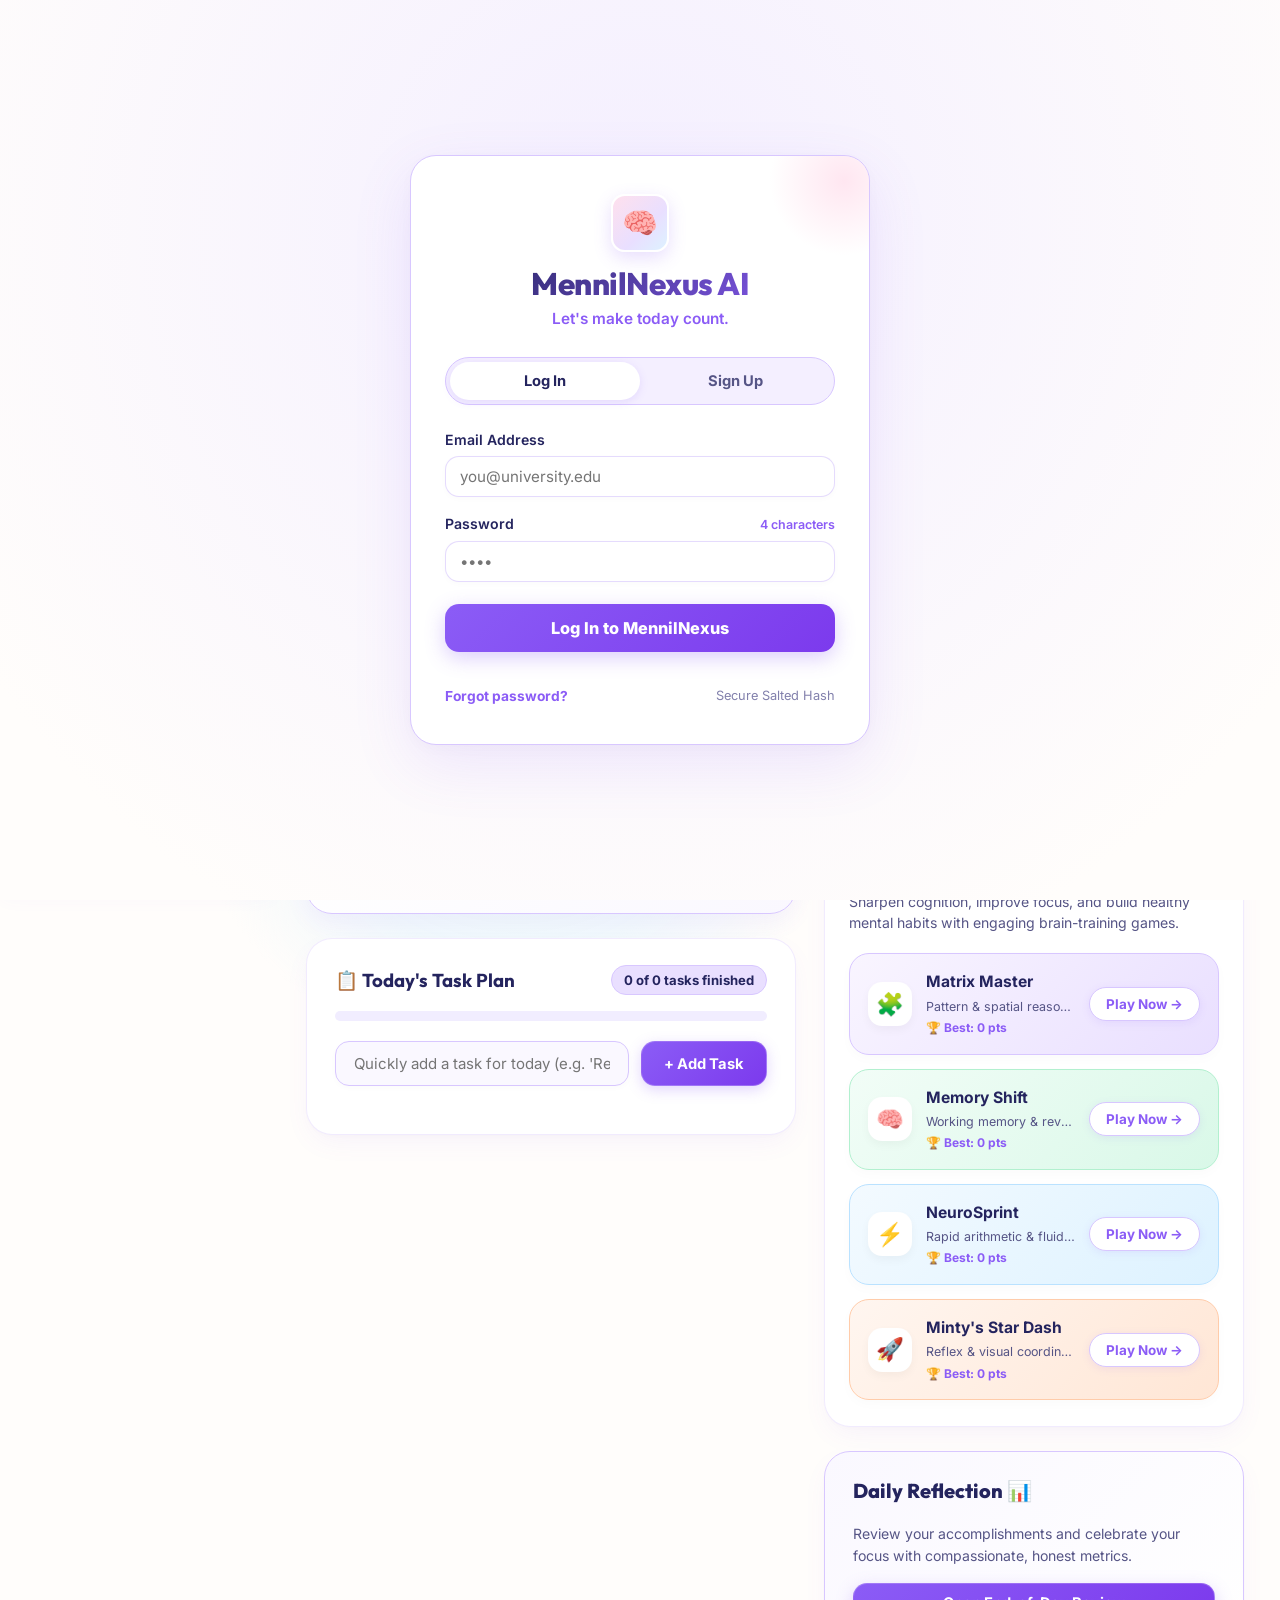
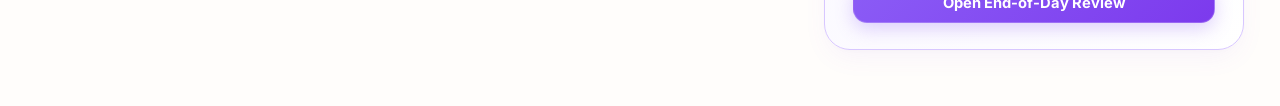
<file: static/index.html>
<!DOCTYPE html>
<html lang="en">
<head>
  <meta charset="UTF-8">
  <meta name="viewport" content="width=device-width, initial-scale=1.0">
  <meta name="description" content="MennilNexus AI — Pastel, brain-training, and energy-focused productivity platform with intelligent scheduling, calendar, and cognitive fitness games.">
  <title>MennilNexus AI — Intelligent Productivity & Mental Fitness</title>

  <!-- Google Fonts: Outfit (Headings), Inter & Plus Jakarta Sans (Body & Data) -->
  <link rel="preconnect" href="https://fonts.googleapis.com">
  <link rel="preconnect" href="https://fonts.gstatic.com" crossorigin>
  <link href="https://fonts.googleapis.com/css2?family=Inter:wght@300;400;500;600;700&family=Outfit:wght@400;500;600;700;800&family=Plus+Jakarta+Sans:wght@500;600;700;800&display=swap" rel="stylesheet">

  <!-- Core Pastel Design System & Component Stylesheets -->
  <link rel="stylesheet" href="/static/css/main.css">
  <link rel="stylesheet" href="/static/css/auth.css">
  <link rel="stylesheet" href="/static/css/dashboard.css">
  <link rel="stylesheet" href="/static/css/ai_assistant.css">
  <link rel="stylesheet" href="/static/css/tasks.css">
  <link rel="stylesheet" href="/static/css/calendar.css">
  <link rel="stylesheet" href="/static/css/games.css">
  <link rel="stylesheet" href="/static/css/insights.css">
  <link rel="stylesheet" href="/static/css/settings.css">
</head>
<body>

  <!-- =====================================================================
       1. AUTHENTICATION & WELCOME SCREEN (PASTEL THEME)
       Dynamic Registration & Login (No hardcoded accounts)
       ===================================================================== -->
  <div id="auth-screen">
    <div class="auth-card">
      <div class="auth-brand">
        <div class="auth-logo-badge">🧠</div>
        <h1>MennilNexus AI</h1>
        <div class="auth-tagline">Let's make today count.</div>
      </div>

      <div class="auth-tabs">
        <button class="auth-tab-btn active" id="tab-btn-login">Log In</button>
        <button class="auth-tab-btn" id="tab-btn-signup">Sign Up</button>
      </div>

      <div class="auth-alert" id="auth-alert"></div>

      <!-- Log In Form -->
      <form class="auth-form" id="form-login">
        <div class="form-group">
          <label for="login-email">Email Address</label>
          <input type="email" id="login-email" placeholder="you@university.edu" required autocomplete="email">
        </div>
        <div class="form-group">
          <label for="login-password">
            <span>Password</span>
            <span class="hint">4 characters</span>
          </label>
          <input type="password" id="login-password" placeholder="••••" maxlength="4" required autocomplete="current-password">
        </div>
        <button type="submit" class="btn-auth-submit" id="btn-submit-login">Log In to MennilNexus</button>
        <div class="auth-footer-links">
          <button type="button" id="btn-forgot-password">Forgot password?</button>
          <span style="color:var(--text-subtle);font-size:0.8rem;">Secure Salted Hash</span>
        </div>
      </form>

      <!-- Sign Up Form -->
      <form class="auth-form" id="form-signup" style="display: none;">
        <div class="form-group">
          <label for="signup-name">Full Name</label>
          <input type="text" id="signup-name" placeholder="Alex Morgan" required autocomplete="name">
        </div>
        <div class="form-group">
          <label for="signup-email">Email Address</label>
          <input type="email" id="signup-email" placeholder="alex@university.edu" required autocomplete="email">
        </div>
        <div class="form-group">
          <label for="signup-password">
            <span>Password</span>
            <span class="password-rule-pill">Exactly 4 characters</span>
          </label>
          <input type="password" id="signup-password" placeholder="••••" maxlength="4" required autocomplete="new-password">
        </div>
        <div class="form-group">
          <label for="signup-confirm">Confirm Password</label>
          <input type="password" id="signup-confirm" placeholder="••••" maxlength="4" required autocomplete="new-password">
        </div>
        <button type="submit" class="btn-auth-submit" id="btn-submit-signup">Create My Account</button>
        <div style="font-size:0.75rem;color:var(--text-subtle);text-align:center;margin-top:6px;">
          *Prototype requirement: 4-character password enforced server-side.
        </div>
      </form>
    </div>
  </div>

  <!-- Account Recovery / Password Reset Modal -->
  <div class="modal-overlay" id="modal-recovery">
    <div class="modal-content">
      <div class="modal-header">
        <h3>Account Recovery</h3>
        <button class="modal-close-btn" onclick="document.getElementById('modal-recovery').classList.remove('active')">&times;</button>
      </div>
      <div class="modal-body">
        <form id="form-recovery-request" style="display:flex;flex-direction:column;gap:14px;">
          <p style="font-size:0.88rem;color:var(--text-muted);">
            Enter your registered email address. Since an external SMTP server is not configured in this prototype, a verification code will be generated on-screen.
          </p>
          <div class="form-group">
            <label for="recovery-email">Email Address</label>
            <input type="email" id="recovery-email" required>
          </div>
          <button type="submit" class="btn-primary" style="width:100%;padding:12px;">Generate Recovery Code</button>
        </form>

        <div id="recovery-notice" style="display:none;background:#EDFDF5;border:1.5px solid var(--pastel-mint-border);padding:14px;border-radius:12px;margin-bottom:14px;"></div>

        <form id="form-recovery-reset" style="display:none;flex-direction:column;gap:14px;">
          <input type="hidden" id="reset-email-hidden">
          <div class="form-group">
            <label for="reset-code">Recovery Code</label>
            <input type="text" id="reset-code" required>
          </div>
          <div class="form-group">
            <label for="reset-password">
              <span>New Password</span>
              <span class="password-rule-pill">Exactly 4 characters</span>
            </label>
            <input type="password" id="reset-password" maxlength="4" required>
          </div>
          <div class="form-group">
            <label for="reset-confirm">Confirm New Password</label>
            <input type="password" id="reset-confirm" maxlength="4" required>
          </div>
          <button type="submit" class="btn-primary" style="width:100%;padding:12px;">Save New Password</button>
        </form>
      </div>
    </div>
  </div>

  <!-- =====================================================================
       2. MASTER APPLICATION CONTAINER & PASTEL SIDEBAR NAVIGATION
       ===================================================================== -->
  <div id="app-container">
    <!-- Sidebar Navigation -->
    <aside id="sidebar">
      <div class="brand-header">
        <div class="brand-icon">
          <span>🧠</span>
        </div>
        <div class="brand-info">
          <h2>MennilNexus AI</h2>
          <div class="brand-tagline">Let's make today count.</div>
        </div>
      </div>

      <ul class="nav-menu">
        <li class="nav-item active" id="nav-item-dashboard">
          <button id="btn-nav-dashboard">
            <span class="nav-icon">🏠</span>
            Dashboard
          </button>
        </li>
        <li class="nav-item" id="nav-item-ai">
          <button id="btn-nav-ai">
            <span class="nav-icon">🧠</span>
            AI Assistant
          </button>
        </li>
        <li class="nav-item" id="nav-item-tasks">
          <button id="btn-nav-tasks">
            <span class="nav-icon">📅</span>
            Tasks & Schedules
          </button>
        </li>
        <li class="nav-item" id="nav-item-calendar">
          <button id="btn-nav-calendar">
            <span class="nav-icon">🗓️</span>
            Calendar
          </button>
        </li>
        <li class="nav-item" id="nav-item-games">
          <button id="btn-nav-games">
            <span class="nav-icon">⚡</span>
            Productivity / Energy Hub
          </button>
        </li>
        <li class="nav-item" id="nav-item-insights">
          <button id="btn-nav-insights">
            <span class="nav-icon">📊</span>
            Insights
          </button>
        </li>
        <li class="nav-item" id="nav-item-settings">
          <button id="btn-nav-settings">
            <span class="nav-icon">⚙️</span>
            Settings & Privacy
          </button>
        </li>
      </ul>

      <!-- Authenticated User Profile Area (Never hardcoded) -->
      <div class="sidebar-footer">
        <div class="user-mini-profile">
          <div class="user-avatar" id="sidebar-user-avatar">U</div>
          <div class="user-meta">
            <span class="name" id="sidebar-user-name">User</span>
            <span class="email" id="sidebar-user-email">user@mentinous.ai</span>
          </div>
        </div>
        <button class="logout-icon-btn" id="btn-sidebar-logout" title="Log Out">
          <svg width="18" height="18" viewBox="0 0 24 24" fill="none" stroke="currentColor" stroke-width="2.2"><path d="M9 21H5a2 2 0 0 1-2-2V5a2 2 0 0 1 2-2h4"/><polyline points="16 17 21 12 16 7"/><line x1="21" y1="12" x2="9" y2="12"/></svg>
        </button>
      </div>
    </aside>

    <!-- Main Content Viewport -->
    <main id="main-viewport">
      <!-- Sticky Top Navbar -->
      <header class="top-navbar">
        <div class="navbar-left">
          <button id="btn-mobile-menu-toggle" style="background:transparent;color:var(--text-muted);display:none;font-size:1.4rem;">☰</button>
          <h1 class="page-title" id="navbar-page-title">Dashboard</h1>
        </div>
        <div class="navbar-actions">
          <button class="btn-primary" id="btn-nav-add-task">
            <span>+</span> Add Task
          </button>
          <button class="notification-btn" id="btn-notification-bell" title="Notifications & Missed-Task Check-ins">
            <svg width="20" height="20" viewBox="0 0 24 24" fill="none" stroke="currentColor" stroke-width="2.2"><path d="M18 8A6 6 0 0 0 6 8c0 7-3 9-3 9h18s-3-2-3-9"/><path d="M13.73 21a2 2 0 0 1-3.46 0"/></svg>
            <span class="notification-badge" id="notification-badge"></span>
          </button>
        </div>

        <!-- Notification Dropdown -->
        <div class="notification-dropdown" id="notification-dropdown">
          <div style="display:flex;justify-content:space-between;align-items:center;margin-bottom:12px;padding-bottom:8px;border-bottom:1.5px solid var(--border-subtle);">
            <strong style="font-size:0.95rem;color:var(--text-main);">🔔 Task Reminders & Alerts</strong>
            <span style="font-size:0.75rem;color:var(--accent-purple);font-weight:700;">Quiet Hours Active</span>
          </div>
          <div id="notif-dropdown-list">
            <!-- Populated dynamically -->
          </div>
        </div>
      </header>

      <!-- ===================================================================
           VIEW 1: REDESIGNED PASTEL, BRAIN & ENERGY DASHBOARD
           =================================================================== -->
      <section class="view-container active" id="view-dashboard">
        <!-- Welcome Banner with Cute Brain & Lightning Mascots -->
        <div class="dashboard-hero">
          <div class="hero-content-left">
            <div class="hero-welcome-badge">Better Focus, Bigger Goals 💜</div>
            <h2 class="hero-title" id="dashboard-user-greeting">Welcome back! 👋</h2>
            <div class="hero-tagline">Let's make today count.</div>
            <p class="hero-description">
              Your neural fitness companion is active and ready to supercharge your productivity, energy, and learning today.
            </p>
          </div>
          <div class="hero-mascot-wrap">
            <img src="/static/images/brain-energy-mascots.svg" alt="Brain & Energy Mascots" class="hero-mascot-img">
          </div>
        </div>

        <!-- 4 Pastel Productivity Statistics Cards Grid -->
        <div class="metrics-grid">
          <!-- Card 1 — Today's Progress 🌱 (Mint Green) -->
          <div class="metric-card card-mint">
            <div class="metric-card-top">
              <span class="metric-label-title">Today's Progress 🌱</span>
              <div class="metric-icon-bubble">🌱</div>
            </div>
            <div class="metric-main-value" id="stat-progress-val">0%</div>
            <div class="metric-mini-progress">
              <div class="metric-mini-fill" id="dashboard-progress-mini-fill"></div>
            </div>
            <div class="metric-card-footer">
              <span>Keep going! You’ve got this.</span>
            </div>
          </div>

          <!-- Card 2 — Focus Scheduled 🧠 (Lavender) -->
          <div class="metric-card card-lavender">
            <div class="metric-card-top">
              <span class="metric-label-title">Focus Scheduled 🧠</span>
              <div class="metric-icon-bubble">🧠</div>
            </div>
            <div class="metric-main-value" id="stat-focus-hours">0.0 hrs</div>
            <div class="metric-card-footer">
              <span>Build your best self.</span>
            </div>
          </div>

          <!-- Card 3 — Urgent Deadlines 🚀 (Peach) -->
          <div class="metric-card card-peach">
            <div class="metric-card-top">
              <span class="metric-label-title">Urgent Deadlines 🚀</span>
              <div class="metric-icon-bubble">🚀</div>
            </div>
            <div class="metric-main-value" id="stat-deadlines-count">0</div>
            <div class="metric-card-footer">
              <span>Stay ahead of your goals.</span>
            </div>
          </div>

          <!-- Card 4 — MennilNexus Hub 🎮 (Baby Blue) -->
          <div class="metric-card card-blue">
            <div class="metric-card-top">
              <span class="metric-label-title">MennilNexus Hub 🎮</span>
              <div class="metric-icon-bubble">🎮</div>
            </div>
            <div class="metric-main-value" id="stat-games-count">4 Games</div>
            <div class="metric-card-footer">
              <span>Play · Learn · Grow.</span>
            </div>
          </div>
        </div>

        <!-- Dashboard Two-Column Layout -->
        <div class="dashboard-main-grid">
          <div>
            <!-- Immediate Priority ⚡ Section -->
            <div class="content-card immediate-priority-panel" style="margin-bottom:24px;">
              <div class="content-card-header">
                <h3>⚡ Immediate Priority</h3>
                <button class="btn-text-action" id="btn-view-all-priority">View All &rarr;</button>
              </div>
              <div id="next-up-container">
                <!-- Populated dynamically with urgent task card or friendly empty state -->
              </div>
            </div>

            <!-- Today's Task Plan 📋 Section -->
            <div class="content-card task-plan-card">
              <div class="task-plan-header">
                <h3>📋 Today's Task Plan</h3>
                <span class="task-plan-count-badge" id="stat-completed-label">0 of 0 tasks finished</span>
              </div>

              <!-- Today Progress Track -->
              <div class="progress-card-bar-wrap">
                <div class="progress-track">
                  <div class="progress-fill" id="dashboard-progress-fill"></div>
                </div>
              </div>

              <!-- Quick Add Bar -->
              <div class="quick-add-task-bar">
                <input type="text" id="quick-add-input" placeholder="Quickly add a task for today (e.g. 'Review Physics notes')...">
                <button class="btn-primary btn-quick-add" id="btn-quick-add">+ Add Task</button>
              </div>

              <div id="dashboard-task-list">
                <!-- Task list loaded dynamically -->
              </div>
            </div>
          </div>

          <!-- Secondary Column: Mental Fitness Panel 💗 -->
          <div>
            <div class="content-card mental-fitness-card">
              <div class="content-card-header">
                <h3>Mental Fitness 💗</h3>
                <button class="btn-text-action" onclick="document.getElementById('btn-nav-games').click()">Open Hub &rarr;</button>
              </div>
              <p class="mental-fitness-intro">
                Sharpen cognition, improve focus, and build healthy mental habits with engaging brain-training games.
              </p>

              <div class="game-cards-stack">
                <!-- Game 1: Matrix Master -->
                <div class="fitness-game-card theme-lavender">
                  <div class="game-icon-avatar">🧩</div>
                  <div class="game-info-block">
                    <div class="game-name-title">Matrix Master</div>
                    <div class="game-short-desc">Pattern & spatial reasoning</div>
                    <div class="game-score-tag" id="dash-pb-matrix">🏆 Best: 0 pts</div>
                  </div>
                  <button class="btn-play-game-action" onclick="window.open('/game/matrix-master?duration=5', '_blank')">
                    Play Now &rarr;
                  </button>
                </div>

                <!-- Game 2: Memory Shift -->
                <div class="fitness-game-card theme-mint">
                  <div class="game-icon-avatar">🧠</div>
                  <div class="game-info-block">
                    <div class="game-name-title">Memory Shift</div>
                    <div class="game-short-desc">Working memory & reverse recall</div>
                    <div class="game-score-tag" id="dash-pb-memory">🏆 Best: 0 pts</div>
                  </div>
                  <button class="btn-play-game-action" onclick="window.open('/game/memory-shift?duration=5', '_blank')">
                    Play Now &rarr;
                  </button>
                </div>

                <!-- Game 3: NeuroSprint -->
                <div class="fitness-game-card theme-blue">
                  <div class="game-icon-avatar">⚡</div>
                  <div class="game-info-block">
                    <div class="game-name-title">NeuroSprint</div>
                    <div class="game-short-desc">Rapid arithmetic & fluid logic</div>
                    <div class="game-score-tag" id="dash-pb-neurosprint">🏆 Best: 0 pts</div>
                  </div>
                  <button class="btn-play-game-action" onclick="window.open('/game/neurosprint?duration=5', '_blank')">
                    Play Now &rarr;
                  </button>
                </div>

                <!-- Game 4: Minty's Star Dash -->
                <div class="fitness-game-card theme-peach">
                  <div class="game-icon-avatar">🚀</div>
                  <div class="game-info-block">
                    <div class="game-name-title">Minty's Star Dash</div>
                    <div class="game-short-desc">Reflex & visual coordination</div>
                    <div class="game-score-tag" id="dash-pb-stardash">🏆 Best: 0 pts</div>
                  </div>
                  <button class="btn-play-game-action" onclick="window.open('/game/star-dash?duration=5', '_blank')">
                    Play Now &rarr;
                  </button>
                </div>
              </div>
            </div>

            <!-- Daily Reflection Callout Card -->
            <div class="content-card" style="background: linear-gradient(135deg, #FAF8FF 0%, #FFFFFF 100%); border: 1.5px solid var(--pastel-lavender-border);">
              <div class="content-card-header">
                <h3>Daily Reflection 📊</h3>
              </div>
              <p style="font-size:0.88rem;color:var(--text-muted);margin-bottom:16px;">
                Review your accomplishments and celebrate your focus with compassionate, honest metrics.
              </p>
              <button class="btn-primary" onclick="document.getElementById('btn-nav-insights').click()" style="width:100%;justify-content:center;">
                Open End-of-Day Review
              </button>
            </div>
          </div>
        </div>
      </section>

      <!-- ===================================================================
           VIEW 2: AI ASSISTANT & SCHEDULING
           =================================================================== -->
      <section class="view-container" id="view-ai">
        <div class="ai-container">
          <div class="ai-header-card">
            <div>
              <h2 style="font-size:1.25rem;">Intelligent Schedule Optimizer</h2>
              <p style="font-size:0.85rem;color:var(--text-muted);">
                Describe your daily commitments and tasks naturally. The AI detects fixed blocks, deadlines, and conflicts to construct a balanced plan.
              </p>
            </div>
            <span class="ai-badge">Deterministic Neural-Heuristic Planner (Built-in)</span>
          </div>

          <div class="ai-conversation-area" id="ai-chat-conversation">
            <div class="chat-bubble ai">
              Hello! I'm your MentiNous AI scheduling assistant. Tell me about your day using text or voice.<br><br>
              <strong>Example prompt:</strong><br>
              <em>"I have college until 3 PM, two hours of Java practice, and a project deadline tomorrow."</em>
            </div>
          </div>

          <!-- Input Bar -->
          <div class="ai-input-bar">
            <button class="voice-btn" id="btn-ai-voice" title="Speak Schedule (Web Speech API)">
              <svg width="22" height="22" viewBox="0 0 24 24" fill="none" stroke="currentColor" stroke-width="2"><path d="M12 1a3 3 0 0 0-3 3v8a3 3 0 0 0 6 0V4a3 3 0 0 0-3-3z"/><path d="M19 10v2a7 7 0 0 1-14 0v-2"/><line x1="12" y1="19" x2="12" y2="23"/><line x1="8" y1="23" x2="16" y2="23"/></svg>
            </button>
            <textarea id="ai-text-input" placeholder="Type or speak: 'I have college until 3 PM, two hours of Java practice, and a project deadline tomorrow.'"></textarea>
            <button class="send-btn" id="btn-ai-send" title="Send Request">
              <svg width="20" height="20" viewBox="0 0 24 24" fill="none" stroke="currentColor" stroke-width="2"><line x1="22" y1="2" x2="11" y2="13"/><polygon points="22 2 15 22 11 13 2 9 22 2"/></svg>
            </button>
          </div>
        </div>
      </section>

      <!-- ===================================================================
           VIEW 3: TASKS & SCHEDULE
           =================================================================== -->
      <section class="view-container" id="view-tasks">
        <div class="tasks-toolbar">
          <div class="filter-pills">
            <button class="filter-pill active" data-filter="all">All Tasks</button>
            <button class="filter-pill" data-filter="today">Today</button>
            <button class="filter-pill" data-filter="upcoming">Upcoming</button>
            <button class="filter-pill" data-filter="completed">Completed</button>
            <button class="filter-pill" data-filter="high">High Priority</button>
          </div>
          <button class="btn-primary" id="btn-open-add-task">+ Add Task</button>
        </div>

        <div class="task-list" id="tasks-view-list">
          <!-- Populated dynamically -->
        </div>
      </section>

      <!-- ===================================================================
           VIEW 4: CALENDAR
           =================================================================== -->
      <section class="view-container" id="view-calendar">
        <div class="calendar-header">
          <div class="calendar-nav">
            <h2 id="cal-display-title">October 2026</h2>
            <button class="cal-nav-btn" id="cal-btn-prev">&lt;</button>
            <button class="cal-nav-btn" id="cal-btn-today" style="width:auto;padding:0 12px;font-size:0.8rem;">Today</button>
            <button class="cal-nav-btn" id="cal-btn-next">&gt;</button>
          </div>
          <div class="view-mode-selector">
            <button class="view-mode-btn active" data-mode="month">Month</button>
            <button class="view-mode-btn" data-mode="week">Week</button>
            <button class="view-mode-btn" data-mode="day">Day</button>
          </div>
        </div>

        <div id="calendar-grid-container">
          <!-- Grid rendered dynamically -->
        </div>
      </section>

      <!-- ===================================================================
           VIEW 5: MENTIEXERCISE
           =================================================================== -->
      <section class="view-container" id="view-games">
        <div class="games-hero">
          <h2>🧠 MentiExercise Hub</h2>
          <p>
            Engage your brain with 4 targeted mental fitness exercises. Choose your session duration and launch any game in a dedicated focused window.
          </p>

          <div class="session-timer-selector">
            <span>Target Session Length:</span>
            <div class="duration-chips">
              <button class="duration-chip" data-duration="2">2 Minutes</button>
              <button class="duration-chip active" data-duration="5">5 Minutes (Default)</button>
              <button class="duration-chip" data-duration="10">10 Minutes</button>
            </div>
          </div>
        </div>

        <!-- 4 Games Grid -->
        <div class="games-grid">
          <!-- 1. Matrix Master -->
          <div class="game-card">
            <div class="game-card-banner matrix">
              <div class="game-banner-icon">🧩</div>
            </div>
            <div class="game-card-body">
              <div class="game-category-tag">Pattern Reasoning</div>
              <h3 class="game-title">Matrix Master</h3>
              <p class="game-desc">
                Analyze 3x3 geometric matrices, detect underlying rotational and numerical transformations, and identify missing patterns.
              </p>
              <div class="game-card-meta">
                <span>Personal Best</span>
                <span class="personal-best" id="pb-matrix-master">0 pts</span>
              </div>
              <button class="btn-launch-game" data-game="matrix-master">
                Play Matrix Master &rarr;
              </button>
            </div>
          </div>

          <!-- 2. Memory Shift -->
          <div class="game-card">
            <div class="game-card-banner memory">
              <div class="game-banner-icon">🔄</div>
            </div>
            <div class="game-card-body">
              <div class="game-category-tag">Working Memory</div>
              <h3 class="game-title">Memory Shift</h3>
              <p class="game-desc">
                Memorize flashing numeric sequences and rapidly shift between forward recall and reverse-order working memory challenges.
              </p>
              <div class="game-card-meta">
                <span>Personal Best</span>
                <span class="personal-best" id="pb-memory-shift">0 pts</span>
              </div>
              <button class="btn-launch-game" data-game="memory-shift">
                Play Memory Shift &rarr;
              </button>
            </div>
          </div>

          <!-- 3. NeuroSprint -->
          <div class="game-card">
            <div class="game-card-banner neurosprint">
              <div class="game-banner-icon">⚡</div>
            </div>
            <div class="game-card-body">
              <div class="game-category-tag">Rapid Math & Logic</div>
              <h3 class="game-title">NeuroSprint</h3>
              <p class="game-desc">
                Speed-run through arithmetic sequences, logic inequalities, and rapid deductions under intense countdown pressure.
              </p>
              <div class="game-card-meta">
                <span>Personal Best</span>
                <span class="personal-best" id="pb-neurosprint">0 pts</span>
              </div>
              <button class="btn-launch-game" data-game="neurosprint">
                Play NeuroSprint &rarr;
              </button>
            </div>
          </div>

          <!-- 4. Minty's Star Dash -->
          <div class="game-card">
            <div class="game-card-banner stardash">
              <div class="game-banner-icon">🚀</div>
            </div>
            <div class="game-card-body">
              <div class="game-category-tag">Reflex & Tracking</div>
              <h3 class="game-title">Minty's Star Dash</h3>
              <p class="game-desc">
                Pilot a nimble cosmic runner across hyperspace! Gather radiant energy stars and dodge oncoming asteroid hazards.
              </p>
              <div class="game-card-meta">
                <span>Personal Best</span>
                <span class="personal-best" id="pb-star-dash">0 pts</span>
              </div>
              <button class="btn-launch-game" data-game="star-dash">
                Play Star Dash &rarr;
              </button>
            </div>
          </div>
        </div>

        <!-- Recent Training History -->
        <div class="content-card">
          <div class="content-card-header">
            <h3>Recent Mental Fitness Sessions</h3>
          </div>
          <div id="recent-game-history">
            <!-- Populated dynamically -->
          </div>
        </div>
      </section>

      <!-- ===================================================================
           VIEW 6: INSIGHTS & END-OF-DAY REVIEW
           =================================================================== -->
      <section class="view-container" id="view-insights">
        <div class="insights-header">
          <h2 style="font-size:1.6rem;font-weight:700;margin-bottom:4px;">End-of-Day Review & Productivity Insights</h2>
          <p style="color:var(--text-muted);font-size:0.9rem;">
            Real task analytics and reflective summaries derived directly from your database records.
          </p>
        </div>

        <div class="eod-review-card">
          <div class="supportive-banner" id="eod-supportive-text">
            Great effort today! Every focused minute builds meaningful momentum.
          </div>

          <div class="review-breakdown-grid">
            <div class="review-stat-pill">
              <div class="num completed" id="eod-completed-count">0</div>
              <div class="label">Completed Tasks</div>
            </div>
            <div class="review-stat-pill">
              <div class="num unfinished" id="eod-unfinished-count">0</div>
              <div class="label">Unfinished Tasks</div>
            </div>
            <div class="review-stat-pill">
              <div class="num postponed" id="eod-postponed-count">0</div>
              <div class="label">Rescheduled / Postponed</div>
            </div>
            <div class="review-stat-pill">
              <div class="num" style="color:var(--accent-blue);" id="eod-rate-val">0%</div>
              <div class="label">Completion Rate</div>
            </div>
          </div>

          <!-- Section Lists -->
          <div class="review-section-title">✓ Completed Today</div>
          <div class="review-list-items" id="list-completed-tasks"></div>

          <div class="review-section-title">⏳ Unfinished Items</div>
          <div class="review-list-items" id="list-unfinished-tasks"></div>

          <div class="review-section-title">🔄 Rescheduled / Postponed</div>
          <div class="review-list-items" id="list-postponed-tasks"></div>

          <div class="review-section-title">⚠️ Upcoming Critical Deadlines</div>
          <div class="review-list-items" id="list-upcoming-deadlines"></div>

          <div style="margin-top:20px;display:flex;justify-content:flex-end;">
            <button class="btn-secondary" id="btn-export-eod">
              📄 Export Summary as Markdown
            </button>
          </div>
        </div>

        <!-- Weekly Trend Chart -->
        <div class="chart-container">
          <h3 style="font-size:1.15rem;margin-bottom:6px;">7-Day Task Completion Momentum</h3>
          <p style="font-size:0.85rem;color:var(--text-muted);margin-bottom:14px;">Daily completed vs total planned items.</p>
          <div class="weekly-bar-chart" id="weekly-chart-bars">
            <!-- Weekly bars rendered dynamically -->
          </div>
        </div>
      </section>

      <!-- ===================================================================
           VIEW 7: SETTINGS & PRIVACY
           =================================================================== -->
      <section class="view-container" id="view-settings">
        <div class="settings-container">
          <!-- Profile Card -->
          <div class="settings-card">
            <h3>👤 Profile & Identity</h3>
            <p class="subtitle">Information for your authenticated MentiNous AI profile.</p>

            <div class="settings-grid-2">
              <div class="form-group">
                <label>Full Name</label>
                <div style="font-weight:600;font-size:1.05rem;" id="settings-profile-name">User</div>
              </div>
              <div class="form-group">
                <label>Account Email</label>
                <div style="font-weight:600;font-size:1.05rem;" id="settings-profile-email">user@mentinous.ai</div>
              </div>
            </div>
          </div>

          <!-- Preferences & Quiet Hours Card -->
          <div class="settings-card">
            <h3>⏰ Quiet Hours & Notifications</h3>
            <p class="subtitle">Suppress task alerts during restful hours to avoid repeated interruptions.</p>

            <form id="form-save-preferences">
              <div class="settings-grid-2" style="margin-bottom:18px;">
                <div class="form-group">
                  <label for="setting-quiet-start">Quiet Hours Start</label>
                  <input type="time" id="setting-quiet-start" value="22:00">
                </div>
                <div class="form-group">
                  <label for="setting-quiet-end">Quiet Hours End</label>
                  <input type="time" id="setting-quiet-end" value="07:00">
                </div>
              </div>

              <div class="toggle-row">
                <div class="toggle-info">
                  <h4>In-App Proactive Reminders</h4>
                  <p>Check in when scheduled tasks end to inquire if you need more time.</p>
                </div>
                <label class="switch">
                  <input type="checkbox" id="setting-notif-enabled" checked>
                  <span class="slider"></span>
                </label>
              </div>

              <div class="toggle-row">
                <div class="toggle-info">
                  <h4>Audio Chimes & Sound Effects</h4>
                  <p>Auditory feedback for completed tasks and MentiExercise games.</p>
                </div>
                <label class="switch">
                  <input type="checkbox" id="setting-sound-enabled" checked>
                  <span class="slider"></span>
                </label>
              </div>

              <div style="margin-top:20px;text-align:right;">
                <button type="submit" class="btn-primary">Save Preferences</button>
              </div>
            </form>
          </div>

          <!-- Change Password Card -->
          <div class="settings-card">
            <h3>🔒 Change Password</h3>
            <p class="subtitle">Update your credentials. Prototype requirement: exactly 4 characters.</p>

            <form id="form-change-password">
              <div class="form-group" style="margin-bottom:12px;">
                <label for="pwd-current">Current Password (4 chars)</label>
                <input type="password" id="pwd-current" maxlength="4" required>
              </div>
              <div class="settings-grid-2" style="margin-bottom:18px;">
                <div class="form-group">
                  <label for="pwd-new">New Password (4 chars)</label>
                  <input type="password" id="pwd-new" maxlength="4" required>
                </div>
                <div class="form-group">
                  <label for="pwd-confirm">Confirm New Password</label>
                  <input type="password" id="pwd-confirm" maxlength="4" required>
                </div>
              </div>
              <div style="text-align:right;">
                <button type="submit" class="btn-secondary">Update Password</button>
              </div>
            </form>
          </div>

          <!-- Privacy, Data Ownership & Export -->
          <div class="settings-card">
            <h3>🛡️ Privacy & Data Ownership</h3>
            <p class="subtitle">Your data remains strictly isolated to your account. Download an offline backup anytime.</p>
            <button class="btn-secondary" id="btn-export-data">
              📥 Export All Account Data (JSON)
            </button>
          </div>

          <!-- Danger Zone -->
          <div class="settings-card danger-zone">
            <h3>⚠️ Danger Zone</h3>
            <p class="subtitle">Permanently delete your user account and all personal tasks, calendar events, and game records.</p>
            <button class="btn-danger" id="btn-delete-account">
              Delete Account Permanently
            </button>
          </div>
        </div>
      </section>
    </main>
  </div>

  <!-- =====================================================================
       3. MODALS
       ===================================================================== -->
  <!-- Add Task Modal -->
  <div class="modal-overlay" id="modal-add-task">
    <div class="modal-content">
      <div class="modal-header">
        <h3>Create New Task</h3>
        <button class="modal-close-btn" id="btn-close-task-modal">&times;</button>
      </div>
      <form id="form-add-task">
        <div class="modal-body" style="display:flex;flex-direction:column;gap:14px;">
          <div class="form-group">
            <label for="task-input-title">Task Title *</label>
            <input type="text" id="task-input-title" placeholder="e.g. Java practice & algorithms" required>
          </div>
          <div class="form-group">
            <label for="task-input-desc">Description</label>
            <textarea id="task-input-desc" placeholder="Specific objectives or notes..." rows="2"></textarea>
          </div>
          <div class="settings-grid-2">
            <div class="form-group">
              <label for="task-input-date">Scheduled Date</label>
              <input type="date" id="task-input-date">
            </div>
            <div class="form-group">
              <label for="task-input-time">Start Time</label>
              <input type="time" id="task-input-time">
            </div>
          </div>
          <div class="settings-grid-2">
            <div class="form-group">
              <label for="task-input-duration">Estimated Duration (mins)</label>
              <input type="number" id="task-input-duration" value="60" min="5" step="5">
            </div>
            <div class="form-group">
              <label for="task-input-priority">Priority</label>
              <select id="task-input-priority">
                <option value="high">High Priority</option>
                <option value="medium" selected>Medium Priority</option>
                <option value="low">Low Priority</option>
              </select>
            </div>
          </div>
          <div class="form-group">
            <label for="task-input-deadline">Deadline (Optional)</label>
            <input type="datetime-local" id="task-input-deadline">
          </div>
        </div>
        <div class="modal-footer">
          <button type="button" class="btn-secondary" id="btn-cancel-task">Cancel</button>
          <button type="submit" class="btn-primary">Save Task</button>
        </div>
      </form>
    </div>
  </div>

  <!-- Proactive Missed Task Modal (Proactive check-in with 4 distinct actions) -->
  <div class="modal-overlay" id="modal-missed-task">
    <div class="modal-content" style="max-width:500px;">
      <div class="modal-header">
        <h3 style="color:var(--accent-teal);">🔔 MentiNous AI Check-in</h3>
      </div>
      <div class="modal-body">
        <p id="missed-task-prompt-text" style="font-size:1.05rem;line-height:1.5;margin-bottom:20px;font-weight:500;">
          MentiNous AI — Your Java practice was scheduled to finish at 5 PM. Did you finish it, or do you need more time?
        </p>
        <div style="display:flex;flex-direction:column;gap:10px;">
          <button class="btn-primary" id="btn-notif-completed" style="justify-content:center;padding:12px;">
            ✓ Mark as Completed
          </button>
          <button class="btn-teal" id="btn-notif-more-time" style="justify-content:center;padding:12px;">
            ⏱️ Need More Time (+30m & Adjust Schedule)
          </button>
          <button class="btn-secondary" id="btn-notif-reschedule" style="justify-content:center;padding:12px;">
            📅 Reschedule to Tomorrow
          </button>
          <button class="btn-secondary" id="btn-notif-dismiss" style="justify-content:center;padding:12px;color:var(--text-subtle);">
            ✕ Dismiss
          </button>
        </div>
        <div style="font-size:0.78rem;color:var(--text-subtle);text-align:center;margin-top:14px;">
          Dismissing a reminder does not mark the task as failed or completed.
        </div>
      </div>
    </div>
  </div>

  <!-- Toast Notification Container -->
  <div id="toast-container"></div>

  <!-- Master Client JS Bundle -->
  <script type="module" src="/static/js/app.js"></script>
</body>
</html>
</file>
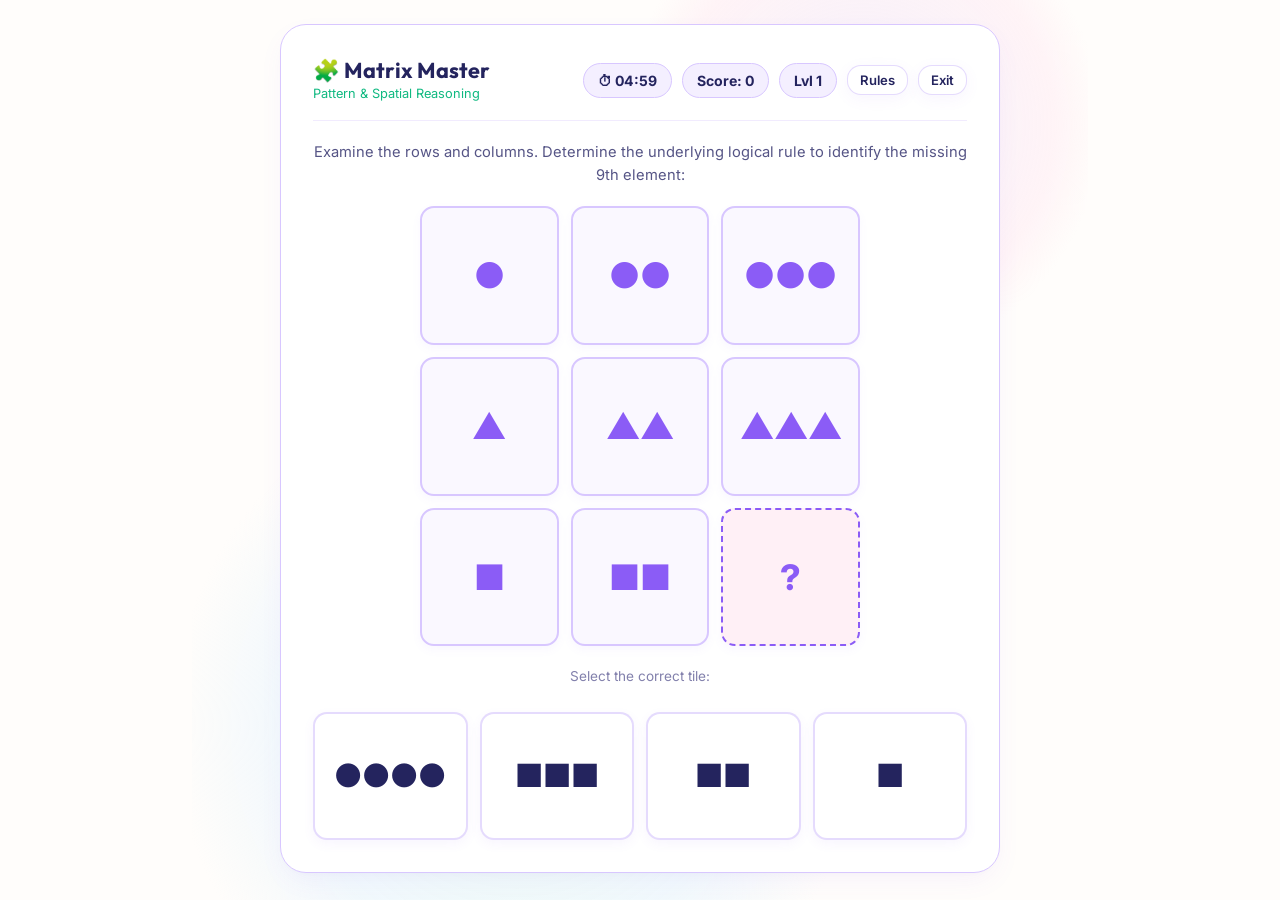
<file: static/games/matrix-master.html>
<!DOCTYPE html>
<html lang="en">
<head>
  <meta charset="UTF-8">
  <meta name="viewport" content="width=device-width, initial-scale=1.0">
  <title>Matrix Master — MennilNexus AI Mental Fitness</title>
  <link rel="stylesheet" href="/static/css/main.css">
  <style>
    body {
      background: var(--bg-cream);
      display: flex;
      flex-direction: column;
      align-items: center;
      min-height: 100vh;
      padding: 24px;
      position: relative;
    }
    body::before {
      content: '';
      position: fixed;
      top: -100px;
      right: 15%;
      width: 450px;
      height: 450px;
      background: radial-gradient(circle, rgba(233, 223, 255, 0.5) 0%, rgba(255, 224, 237, 0.3) 60%, transparent 75%);
      pointer-events: none;
      z-index: 0;
    }
    .game-wrapper {
      max-width: 720px;
      width: 100%;
      background: #FFFFFF;
      border: 1.5px solid var(--pastel-lavender-border);
      border-radius: var(--radius-xl);
      padding: 32px;
      box-shadow: var(--shadow-card);
      position: relative;
      z-index: 1;
    }
    .game-top-bar {
      display: flex;
      justify-content: space-between;
      align-items: center;
      margin-bottom: 20px;
      padding-bottom: 16px;
      border-bottom: 1.5px solid var(--border-subtle);
    }
    .stat-pill {
      font-size: 0.88rem;
      background: var(--pastel-lavender-light);
      border: 1px solid var(--pastel-lavender-border);
      color: var(--text-main);
      padding: 6px 14px;
      border-radius: var(--radius-full);
      font-weight: 700;
    }
    .matrix-grid {
      display: grid;
      grid-template-columns: repeat(3, 1fr);
      gap: 12px;
      margin: 20px auto;
      max-width: 440px;
    }
    .matrix-cell {
      aspect-ratio: 1;
      background: #FAF8FF;
      border: 2px solid var(--pastel-lavender-border);
      border-radius: var(--radius-md);
      display: flex;
      align-items: center;
      justify-content: center;
      font-size: 2.2rem;
      color: var(--accent-purple);
      transition: transform 0.2s ease;
      box-shadow: 0 4px 10px rgba(139, 92, 246, 0.05);
    }
    .matrix-cell.missing {
      border: 2.5px dashed var(--accent-purple);
      background: var(--pastel-pink-light);
      color: var(--accent-purple);
      font-weight: 800;
    }
    .choices-grid {
      display: grid;
      grid-template-columns: repeat(4, 1fr);
      gap: 12px;
      margin-top: 24px;
    }
    .choice-btn {
      aspect-ratio: 1.2;
      background: #FFFFFF;
      border: 2px solid var(--border-medium);
      border-radius: var(--radius-md);
      display: flex;
      align-items: center;
      justify-content: center;
      font-size: 2rem;
      color: var(--text-main);
      cursor: pointer;
      box-shadow: 0 4px 12px rgba(139, 92, 246, 0.06);
      transition: all 0.2s ease;
    }
    .choice-btn:hover {
      border-color: var(--accent-purple);
      background: var(--pastel-lavender-light);
      transform: translateY(-2px);
      box-shadow: 0 8px 18px rgba(139, 92, 246, 0.14);
    }
    .choice-btn.correct {
      border-color: #10B981 !important;
      background: var(--pastel-mint) !important;
      color: #047857 !important;
    }
    .choice-btn.wrong {
      border-color: #F43F5E !important;
      background: var(--pastel-pink) !important;
      color: #BE123C !important;
    }
    .feedback-banner {
      margin-top: 16px;
      padding: 12px 16px;
      border-radius: var(--radius-md);
      font-size: 0.9rem;
      display: none;
      text-align: center;
      font-weight: 600;
    }
    .modal-overlay-game {
      position: fixed;
      top: 0; left: 0; right: 0; bottom: 0;
      background: rgba(36, 36, 94, 0.45);
      backdrop-filter: blur(8px);
      display: none;
      align-items: center;
      justify-content: center;
      z-index: 100;
    }
    .modal-overlay-game.active {
      display: flex;
    }
  </style>
</head>
<body>

<div class="game-wrapper">
  <div class="game-top-bar">
    <div>
      <h2 style="font-size:1.35rem;font-weight:700;">🧩 Matrix Master</h2>
      <div style="font-size:0.8rem;color:var(--accent-teal);">Pattern & Spatial Reasoning</div>
    </div>
    <div style="display:flex;gap:10px;align-items:center;">
      <span class="stat-pill" id="game-timer">⏱ 05:00</span>
      <span class="stat-pill" style="color:var(--accent-lavender);" id="game-score">Score: 0</span>
      <span class="stat-pill" id="game-level">Lvl 1</span>
      <button class="btn-secondary" id="btn-show-instructions" style="padding:6px 12px;font-size:0.82rem;">Rules</button>
      <button class="btn-secondary" id="btn-exit-game" style="padding:6px 12px;font-size:0.82rem;">Exit</button>
    </div>
  </div>

  <div style="text-align:center;font-size:0.92rem;color:var(--text-muted);margin-bottom:8px;">
    Examine the rows and columns. Determine the underlying logical rule to identify the missing 9th element:
  </div>

  <div class="matrix-grid" id="matrix-container">
    <!-- 3x3 Cells rendered dynamically -->
  </div>

  <div style="text-align:center;font-size:0.85rem;color:var(--text-subtle);margin-top:16px;">
    Select the correct tile:
  </div>

  <div class="choices-grid" id="choices-container">
    <!-- 4 Choices -->
  </div>

  <div class="feedback-banner" id="feedback-banner"></div>
</div>

<!-- Time Up / Completion Modal -->
<div class="modal-overlay-game" id="modal-game-over">
  <div class="modal-content" style="max-width:440px;text-align:center;padding:32px;">
    <div style="font-size:2.8rem;margin-bottom:8px;">🏆</div>
    <h3 style="font-size:1.5rem;font-weight:700;margin-bottom:6px;">Session Complete!</h3>
    <p style="color:var(--text-muted);font-size:0.9rem;margin-bottom:20px;">
      Outstanding mental workout! Your cognitive focus and pattern recognition are sharpening.
    </p>

    <div style="background:rgba(255,255,255,0.05);padding:16px;border-radius:12px;margin-bottom:24px;">
      <div style="font-size:2rem;font-weight:800;color:var(--accent-teal);" id="final-score-val">0</div>
      <div style="font-size:0.82rem;color:var(--text-muted);">Points Earned</div>
      <div style="margin-top:8px;font-size:0.88rem;color:var(--accent-lavender);" id="final-accuracy-val">Accuracy: 100%</div>
    </div>

    <div style="display:flex;flex-direction:column;gap:10px;">
      <button class="btn-primary" id="btn-save-and-exit" style="width:100%;padding:12px;">
        💾 Save Score & Return to App
      </button>
      <button class="btn-secondary" id="btn-keep-playing" style="width:100%;padding:12px;">
        🎮 Keep Playing (Casual Mode)
      </button>
    </div>
  </div>
</div>

<!-- Instructions Modal -->
<div class="modal-overlay-game" id="modal-instructions">
  <div class="modal-content" style="max-width:480px;padding:28px;">
    <h3 style="margin-bottom:12px;">How to Play Matrix Master</h3>
    <ul style="color:var(--text-muted);font-size:0.9rem;line-height:1.6;margin-left:20px;margin-bottom:20px;">
      <li>Look at each row or column in the 3x3 matrix to identify geometric relationships.</li>
      <li>Patterns include shape rotation, number of symbols, dot counts, and progression.</li>
      <li>Click on one of the 4 candidate tiles below that fits the missing spot.</li>
      <li>Points are awarded based on accuracy and speed.</li>
      <li>Your session lasts for the selected duration (2, 5, or 10 mins). You will never be forced to exit when time expires!</li>
    </ul>
    <button class="btn-primary" id="btn-close-instructions" style="width:100%;padding:10px;">Got It, Let's Play</button>
  </div>
</div>

<script type="module">
  import { apiRequest, AuthState, showToast } from '/static/js/api.js';

  // Read duration query param (?duration=2, 5, 10)
  const urlParams = new URLSearchParams(window.location.search);
  let sessionMinutes = parseInt(urlParams.get('duration') || 5);
  let timeRemaining = sessionMinutes * 60;
  let score = 0;
  let level = 1;
  let questionsAnswered = 0;
  let questionsCorrect = 0;
  let timerInterval = null;
  let isCasualMode = false;

  const patterns = [
    // Pattern 1: Progressive dot counts
    {
      cells: ['●', '●●', '●●●', '▲', '▲▲', '▲▲▲', '■', '■■', '?'],
      answer: '■■■',
      options: ['■', '■■', '■■■', '●●●●'],
      rule: 'Each row increases symbol count: 1, 2, 3.'
    },
    // Pattern 2: Shape rotations
    {
      cells: ['▲', '▶', '▼', '◀', '▲', '▶', '▼', '◀', '?'],
      answer: '▲',
      options: ['▲', '▶', '▼', '◀'],
      rule: '90-degree clockwise rotation pattern across cells.'
    },
    // Pattern 3: Math sequence matrix
    {
      cells: ['2', '4', '8', '3', '9', '27', '4', '16', '?'],
      answer: '64',
      options: ['32', '48', '64', '80'],
      rule: 'Each row follows exponential growth (x, x^2, x^3).'
    },
    // Pattern 4: Complementary symbols
    {
      cells: ['✦', '✧', '✦', '✧', '✦', '✧', '✦', '✧', '?'],
      answer: '✦',
      options: ['✦', '✧', '★', '☆'],
      rule: 'Alternating solid and hollow star sequence.'
    },
    // Pattern 5: Matrix sum
    {
      cells: ['1', '2', '3', '4', '5', '9', '2', '6', '?'],
      answer: '8',
      options: ['7', '8', '10', '12'],
      rule: 'In each row, Column 1 + Column 2 = Column 3.'
    }
  ];

  let currentPatternIndex = 0;

  function initGame() {
    renderPattern();
    startTimer();

    document.getElementById('btn-show-instructions').onclick = () => {
      document.getElementById('modal-instructions').classList.add('active');
    };
    document.getElementById('btn-close-instructions').onclick = () => {
      document.getElementById('modal-instructions').classList.remove('active');
    };
    document.getElementById('btn-exit-game').onclick = () => {
      if (confirm('Exit Matrix Master?')) window.close();
    };

    document.getElementById('btn-keep-playing').onclick = () => {
      document.getElementById('modal-game-over').classList.remove('active');
      isCasualMode = true;
      document.getElementById('game-timer').textContent = 'Casual Mode ♾️';
    };

    document.getElementById('btn-save-and-exit').onclick = async () => {
      await saveScoreToDb();
      window.close();
    };
  }

  function renderPattern() {
    const p = patterns[currentPatternIndex % patterns.length];
    const matrixContainer = document.getElementById('matrix-container');
    const choicesContainer = document.getElementById('choices-container');
    const banner = document.getElementById('feedback-banner');

    banner.style.display = 'none';

    matrixContainer.innerHTML = p.cells.map((val, idx) => {
      const isMissing = val === '?';
      return `<div class="matrix-cell ${isMissing ? 'missing' : ''}">${val}</div>`;
    }).join('');

    // Shuffle options
    const shuffled = [...p.options].sort(() => Math.random() - 0.5);
    choicesContainer.innerHTML = shuffled.map(opt => `
      <button class="choice-btn" data-val="${opt}">${opt}</button>
    `).join('');

    choicesContainer.querySelectorAll('.choice-btn').forEach(btn => {
      btn.onclick = () => handleChoice(btn.dataset.val, p.answer, p.rule);
    });
  }

  function handleChoice(selected, correct, rule) {
    questionsAnswered++;
    const banner = document.getElementById('feedback-banner');
    const choiceBtns = document.querySelectorAll('.choice-btn');

    choiceBtns.forEach(b => {
      b.disabled = true;
      if (b.dataset.val === correct) b.classList.add('correct');
      if (b.dataset.val === selected && selected !== correct) b.classList.add('wrong');
    });

    if (selected === correct) {
      questionsCorrect++;
      score += 150 + (level * 20);
      document.getElementById('game-score').textContent = `Score: ${score}`;
      banner.style.display = 'block';
      banner.style.background = 'rgba(20, 184, 166, 0.2)';
      banner.style.color = '#5eead4';
      banner.innerHTML = `✓ <strong>Correct!</strong> ${rule}`;
    } else {
      banner.style.display = 'block';
      banner.style.background = 'rgba(244, 63, 94, 0.2)';
      banner.style.color = '#fda4af';
      banner.innerHTML = `✕ <strong>Incorrect.</strong> Rule: ${rule}`;
    }

    if (questionsAnswered % 3 === 0) {
      level++;
      document.getElementById('game-level').textContent = `Lvl ${level}`;
    }

    setTimeout(() => {
      currentPatternIndex++;
      renderPattern();
    }, 1800);
  }

  function startTimer() {
    const timerEl = document.getElementById('game-timer');
    timerInterval = setInterval(() => {
      if (isCasualMode) return;
      timeRemaining--;

      const mins = Math.floor(timeRemaining / 60);
      const secs = timeRemaining % 60;
      timerEl.textContent = `⏱ ${String(mins).padStart(2, '0')}:${String(secs).padStart(2, '0')}`;

      if (timeRemaining <= 0) {
        clearInterval(timerInterval);
        handleTimeUp();
      }
    }, 1000);
  }

  function handleTimeUp() {
    const accuracy = questionsAnswered > 0 ? Math.round((questionsCorrect / questionsAnswered) * 100) : 100;
    document.getElementById('final-score-val').textContent = score.toLocaleString();
    document.getElementById('final-accuracy-val').textContent = `Accuracy: ${accuracy}% (${questionsCorrect}/${questionsAnswered} correct)`;
    document.getElementById('modal-game-over').classList.add('active');

    // Auto-save score in background
    saveScoreToDb();
  }

  async function saveScoreToDb() {
    const accuracy = questionsAnswered > 0 ? Math.round((questionsCorrect / questionsAnswered) * 100) : 100;
    try {
      await apiRequest('/games/scores', 'POST', {
        game_id: 'matrix-master',
        score,
        level_reached: level,
        duration_sec: sessionMinutes * 60,
        accuracy
      });
    } catch (err) {
      console.warn('Score auto-save notice:', err);
    }
  }

  window.onload = initGame;
</script>
</body>
</html>
</file>
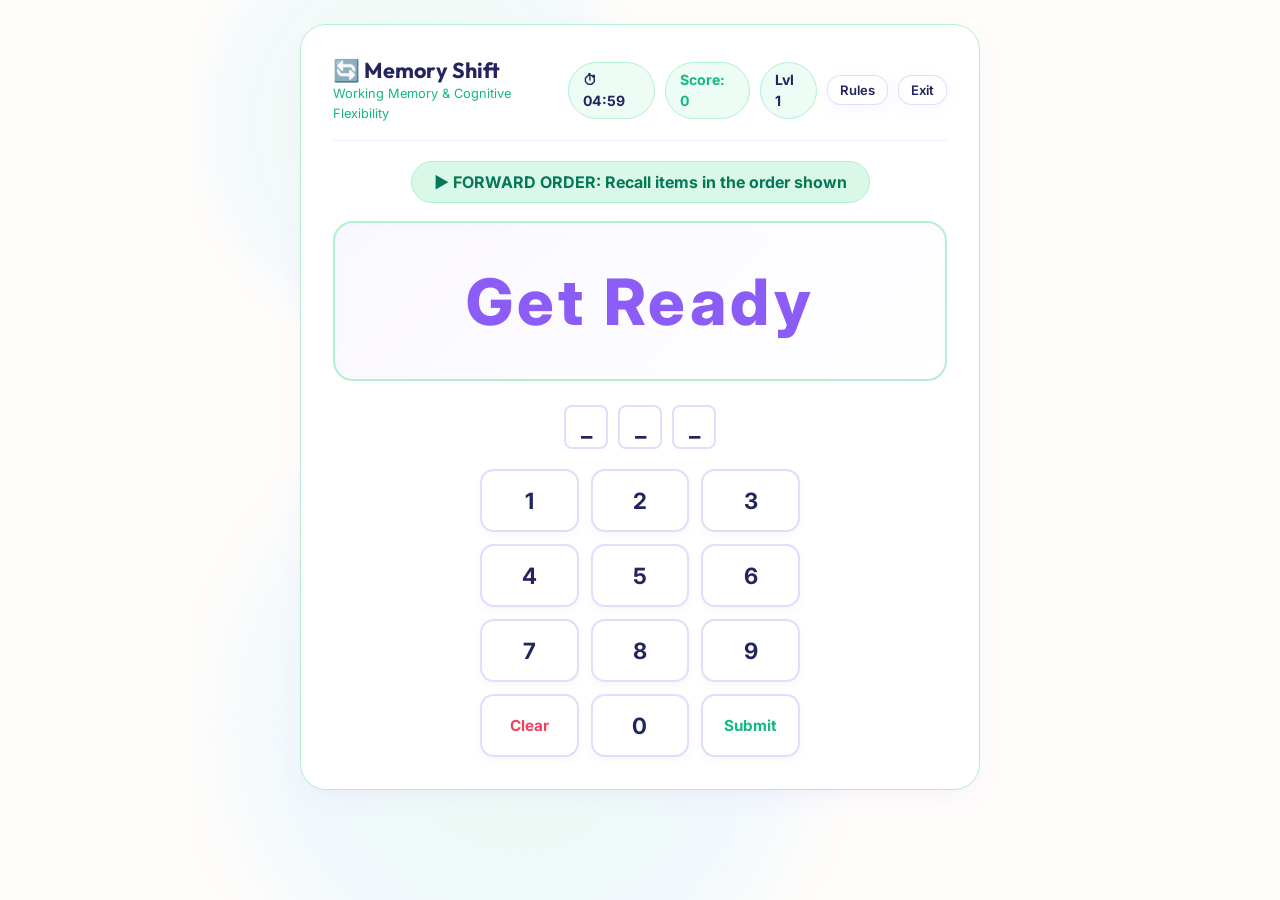
<file: static/games/memory-shift.html>
<!DOCTYPE html>
<html lang="en">
<head>
  <meta charset="UTF-8">
  <meta name="viewport" content="width=device-width, initial-scale=1.0">
  <title>Memory Shift — MennilNexus AI Mental Fitness</title>
  <link rel="stylesheet" href="/static/css/main.css">
  <style>
    body {
      background: var(--bg-cream);
      display: flex;
      flex-direction: column;
      align-items: center;
      min-height: 100vh;
      padding: 24px;
      position: relative;
    }
    body::before {
      content: '';
      position: fixed;
      top: -100px;
      left: 15%;
      width: 450px;
      height: 450px;
      background: radial-gradient(circle, rgba(217, 248, 232, 0.5) 0%, rgba(221, 242, 255, 0.3) 60%, transparent 75%);
      pointer-events: none;
      z-index: 0;
    }
    .game-wrapper {
      max-width: 680px;
      width: 100%;
      background: #FFFFFF;
      border: 1.5px solid var(--pastel-mint-border);
      border-radius: var(--radius-xl);
      padding: 32px;
      box-shadow: var(--shadow-card);
      text-align: center;
      position: relative;
      z-index: 1;
    }
    .game-top-bar {
      display: flex;
      justify-content: space-between;
      align-items: center;
      margin-bottom: 20px;
      padding-bottom: 16px;
      border-bottom: 1.5px solid var(--border-subtle);
      text-align: left;
    }
    .stat-pill {
      font-size: 0.88rem;
      background: var(--pastel-mint-light);
      border: 1px solid var(--pastel-mint-border);
      color: var(--text-main);
      padding: 6px 14px;
      border-radius: var(--radius-full);
      font-weight: 700;
    }
    .mode-indicator {
      display: inline-block;
      padding: 8px 22px;
      border-radius: var(--radius-full);
      font-weight: 700;
      font-size: 1rem;
      margin-bottom: 18px;
      transition: all 0.3s ease;
    }
    .mode-forward {
      background: var(--pastel-mint);
      color: #047857;
      border: 1.5px solid var(--pastel-mint-border);
    }
    .mode-reverse {
      background: var(--pastel-pink);
      color: #BE123C;
      border: 1.5px solid var(--pastel-pink-border);
      animation: pulseGlow 1.5s infinite;
    }
    @keyframes pulseGlow {
      0%, 100% { box-shadow: 0 0 10px rgba(236, 72, 153, 0.15); }
      50% { box-shadow: 0 0 20px rgba(236, 72, 153, 0.35); }
    }
    .display-screen {
      height: 160px;
      background: linear-gradient(135deg, #FAF8FF 0%, #FFFFFF 100%);
      border: 2px solid var(--pastel-mint-border);
      border-radius: var(--radius-lg);
      display: flex;
      align-items: center;
      justify-content: center;
      font-size: 4rem;
      font-weight: 800;
      color: var(--accent-purple);
      margin-bottom: 24px;
      letter-spacing: 4px;
      box-shadow: inset 0 2px 8px rgba(139, 92, 246, 0.04);
    }
    .keypad-grid {
      display: grid;
      grid-template-columns: repeat(3, 1fr);
      gap: 12px;
      max-width: 320px;
      margin: 0 auto;
    }
    .key-btn {
      padding: 16px;
      background: #FFFFFF;
      border: 2px solid var(--border-medium);
      border-radius: var(--radius-md);
      font-size: 1.4rem;
      font-weight: 700;
      color: var(--text-main);
      cursor: pointer;
      box-shadow: 0 4px 10px rgba(0, 0, 0, 0.03);
      transition: all 0.15s ease;
    }
    .key-btn:hover {
      border-color: var(--accent-purple);
      background: var(--pastel-lavender-light);
      transform: translateY(-2px);
    }
    .user-input-slots {
      display: flex;
      justify-content: center;
      gap: 10px;
      margin-bottom: 20px;
      min-height: 44px;
    }
    .input-slot {
      width: 44px;
      height: 44px;
      border: 2px solid var(--border-medium);
      border-radius: 8px;
      display: flex;
      align-items: center;
      justify-content: center;
      font-size: 1.5rem;
      font-weight: 700;
      color: var(--text-main);
    }
    .input-slot.filled {
      border-color: var(--accent-teal);
      background: rgba(20, 184, 166, 0.1);
    }
    .modal-overlay-game {
      position: fixed;
      top: 0; left: 0; right: 0; bottom: 0;
      background: rgba(7, 10, 18, 0.85);
      backdrop-filter: blur(10px);
      display: none;
      align-items: center;
      justify-content: center;
      z-index: 100;
    }
    .modal-overlay-game.active { display: flex; }
  </style>
</head>
<body>

<div class="game-wrapper">
  <div class="game-top-bar">
    <div>
      <h2 style="font-size:1.35rem;font-weight:700;">🔄 Memory Shift</h2>
      <div style="font-size:0.8rem;color:var(--accent-teal);">Working Memory & Cognitive Flexibility</div>
    </div>
    <div style="display:flex;gap:10px;align-items:center;">
      <span class="stat-pill" id="game-timer">⏱ 05:00</span>
      <span class="stat-pill" style="color:var(--accent-teal);" id="game-score">Score: 0</span>
      <span class="stat-pill" id="game-level">Lvl 1</span>
      <button class="btn-secondary" id="btn-show-instructions" style="padding:6px 12px;font-size:0.82rem;">Rules</button>
      <button class="btn-secondary" id="btn-exit-game" style="padding:6px 12px;font-size:0.82rem;">Exit</button>
    </div>
  </div>

  <div class="mode-indicator mode-forward" id="mode-badge">
    ▶ FORWARD ORDER: Recall items in the order they appeared
  </div>

  <div class="display-screen" id="display-screen">
    Ready?
  </div>

  <div class="user-input-slots" id="input-slots">
    <!-- Populated during answer phase -->
  </div>

  <div class="keypad-grid" id="keypad">
    <button class="key-btn" data-key="1">1</button>
    <button class="key-btn" data-key="2">2</button>
    <button class="key-btn" data-key="3">3</button>
    <button class="key-btn" data-key="4">4</button>
    <button class="key-btn" data-key="5">5</button>
    <button class="key-btn" data-key="6">6</button>
    <button class="key-btn" data-key="7">7</button>
    <button class="key-btn" data-key="8">8</button>
    <button class="key-btn" data-key="9">9</button>
    <button class="key-btn" data-key="clear" style="font-size:0.95rem;color:var(--status-high);">Clear</button>
    <button class="key-btn" data-key="0">0</button>
    <button class="key-btn" data-key="submit" style="font-size:0.95rem;color:var(--accent-teal);">Submit</button>
  </div>
</div>

<!-- Time Up Modal -->
<div class="modal-overlay-game" id="modal-game-over">
  <div class="modal-content" style="max-width:440px;text-align:center;padding:32px;">
    <div style="font-size:2.8rem;margin-bottom:8px;">🧠</div>
    <h3 style="font-size:1.5rem;font-weight:700;margin-bottom:6px;">Workout Complete!</h3>
    <p style="color:var(--text-muted);font-size:0.9rem;margin-bottom:20px;">
      Your working memory recall and cognitive shifting performed brilliantly.
    </p>
    <div style="background:rgba(255,255,255,0.05);padding:16px;border-radius:12px;margin-bottom:24px;">
      <div style="font-size:2rem;font-weight:800;color:var(--accent-teal);" id="final-score-val">0</div>
      <div style="font-size:0.82rem;color:var(--text-muted);">Points Earned</div>
      <div style="margin-top:8px;font-size:0.88rem;color:var(--accent-lavender);" id="final-accuracy-val">Accuracy: 100%</div>
    </div>
    <div style="display:flex;flex-direction:column;gap:10px;">
      <button class="btn-primary" id="btn-save-and-exit" style="width:100%;padding:12px;">💾 Save Score & Return to App</button>
      <button class="btn-secondary" id="btn-keep-playing" style="width:100%;padding:12px;">🎮 Keep Playing (Casual Mode)</button>
    </div>
  </div>
</div>

<!-- Instructions Modal -->
<div class="modal-overlay-game" id="modal-instructions">
  <div class="modal-content" style="max-width:480px;padding:28px;">
    <h3 style="margin-bottom:12px;">How to Play Memory Shift</h3>
    <ul style="color:var(--text-muted);font-size:0.9rem;line-height:1.6;margin-left:20px;margin-bottom:20px;">
      <li>Numbers will flash on screen one by one. Memorize them in order.</li>
      <li>Pay close attention to the Mode Badge:
        <br>• <strong>FORWARD ORDER:</strong> Type the digits in the exact order shown.
        <br>• <strong>REVERSE ORDER:</strong> Type the digits backwards from last to first!</li>
      <li>As you level up, sequence lengths increase from 3 up to 8 numbers.</li>
      <li>Points scale with sequence length and accuracy.</li>
    </ul>
    <button class="btn-primary" id="btn-close-instructions" style="width:100%;padding:10px;">Let's Begin</button>
  </div>
</div>

<script type="module">
  import { apiRequest } from '/static/js/api.js';

  const urlParams = new URLSearchParams(window.location.search);
  let sessionMinutes = parseInt(urlParams.get('duration') || 5);
  let timeRemaining = sessionMinutes * 60;
  let score = 0;
  let level = 1;
  let roundsCompleted = 0;
  let roundsCorrect = 0;
  let isReverseMode = false;
  let currentSequence = [];
  let userInputs = [];
  let isCasualMode = false;

  function initGame() {
    startTimer();
    startNewRound();

    document.getElementById('btn-show-instructions').onclick = () => document.getElementById('modal-instructions').classList.add('active');
    document.getElementById('btn-close-instructions').onclick = () => document.getElementById('modal-instructions').classList.remove('active');
    document.getElementById('btn-exit-game').onclick = () => { if (confirm('Exit Memory Shift?')) window.close(); };
    document.getElementById('btn-keep-playing').onclick = () => {
      document.getElementById('modal-game-over').classList.remove('active');
      isCasualMode = true;
      document.getElementById('game-timer').textContent = 'Casual Mode ♾️';
    };
    document.getElementById('btn-save-and-exit').onclick = async () => {
      await saveScoreToDb();
      window.close();
    };

    // Keypad binding
    document.querySelectorAll('.key-btn').forEach(btn => {
      btn.onclick = () => handleKey(btn.dataset.key);
    });
  }

  function startNewRound() {
    userInputs = [];
    isReverseMode = (roundsCompleted > 0 && roundsCompleted % 2 === 1);
    
    const badge = document.getElementById('mode-badge');
    if (isReverseMode) {
      badge.className = 'mode-indicator mode-reverse';
      badge.textContent = '⚡ REVERSE ORDER: Shift gears! Recall digits in REVERSE order!';
    } else {
      badge.className = 'mode-indicator mode-forward';
      badge.textContent = '▶ FORWARD ORDER: Recall items in the order shown';
    }

    // Sequence length: starts at 3, expands with level
    const seqLength = Math.min(3 + Math.floor(level / 2), 7);
    currentSequence = [];
    for (let i = 0; i < seqLength; i++) {
      currentSequence.push(Math.floor(Math.random() * 10));
    }

    renderInputSlots(seqLength);
    disableKeypad(true);

    // Play sequence
    const screen = document.getElementById('display-screen');
    let idx = 0;
    screen.textContent = 'Get Ready';

    setTimeout(() => {
      const interval = setInterval(() => {
        if (idx < currentSequence.length) {
          screen.textContent = currentSequence[idx];
          idx++;
        } else {
          clearInterval(interval);
          screen.textContent = 'ENTER NOW';
          disableKeypad(false);
        }
      }, 900);
    }, 1000);
  }

  function renderInputSlots(length) {
    const container = document.getElementById('input-slots');
    container.innerHTML = Array.from({ length }).map((_, i) => `<div class="input-slot" id="slot-${i}">_</div>`).join('');
  }

  function disableKeypad(disabled) {
    document.querySelectorAll('.key-btn').forEach(b => b.disabled = disabled);
  }

  function handleKey(key) {
    const requiredLength = currentSequence.length;
    if (key === 'clear') {
      userInputs = [];
      updateSlotDisplay();
      return;
    }
    if (key === 'submit') {
      if (userInputs.length === requiredLength) {
        checkAnswer();
      }
      return;
    }

    if (userInputs.length < requiredLength) {
      userInputs.push(parseInt(key));
      updateSlotDisplay();
      if (userInputs.length === requiredLength) {
        setTimeout(checkAnswer, 300);
      }
    }
  }

  function updateSlotDisplay() {
    for (let i = 0; i < currentSequence.length; i++) {
      const slot = document.getElementById(`slot-${i}`);
      if (slot) {
        if (i < userInputs.length) {
          slot.textContent = userInputs[i];
          slot.classList.add('filled');
        } else {
          slot.textContent = '_';
          slot.classList.remove('filled');
        }
      }
    }
  }

  function checkAnswer() {
    disableKeypad(true);
    roundsCompleted++;
    const target = isReverseMode ? [...currentSequence].reverse() : [...currentSequence];
    const isCorrect = userInputs.join('') === target.join('');
    const screen = document.getElementById('display-screen');

    if (isCorrect) {
      roundsCorrect++;
      const points = (currentSequence.length * 80) + (isReverseMode ? 100 : 50);
      score += points;
      document.getElementById('game-score').textContent = `Score: ${score}`;
      screen.style.color = '#5eead4';
      screen.textContent = '✓ EXCELLENT!';
    } else {
      screen.style.color = '#fda4af';
      screen.textContent = `✕ Expected: ${target.join(' ')}`;
    }

    if (roundsCompleted % 2 === 0) {
      level++;
      document.getElementById('game-level').textContent = `Lvl ${level}`;
    }

    setTimeout(() => {
      screen.style.color = 'var(--accent-teal)';
      startNewRound();
    }, 2000);
  }

  function startTimer() {
    const timerEl = document.getElementById('game-timer');
    const interval = setInterval(() => {
      if (isCasualMode) return;
      timeRemaining--;
      const mins = Math.floor(timeRemaining / 60);
      const secs = timeRemaining % 60;
      timerEl.textContent = `⏱ ${String(mins).padStart(2, '0')}:${String(secs).padStart(2, '0')}`;
      if (timeRemaining <= 0) {
        clearInterval(interval);
        handleTimeUp();
      }
    }, 1000);
  }

  function handleTimeUp() {
    const accuracy = roundsCompleted > 0 ? Math.round((roundsCorrect / roundsCompleted) * 100) : 100;
    document.getElementById('final-score-val').textContent = score.toLocaleString();
    document.getElementById('final-accuracy-val').textContent = `Accuracy: ${accuracy}% (${roundsCorrect}/${roundsCompleted} rounds)`;
    document.getElementById('modal-game-over').classList.add('active');
    saveScoreToDb();
  }

  async function saveScoreToDb() {
    const accuracy = roundsCompleted > 0 ? Math.round((roundsCorrect / roundsCompleted) * 100) : 100;
    try {
      await apiRequest('/games/scores', 'POST', {
        game_id: 'memory-shift',
        score,
        level_reached: level,
        duration_sec: sessionMinutes * 60,
        accuracy
      });
    } catch (err) {
      console.warn('Score save notice:', err);
    }
  }

  window.onload = initGame;
</script>
</body>
</html>
</file>
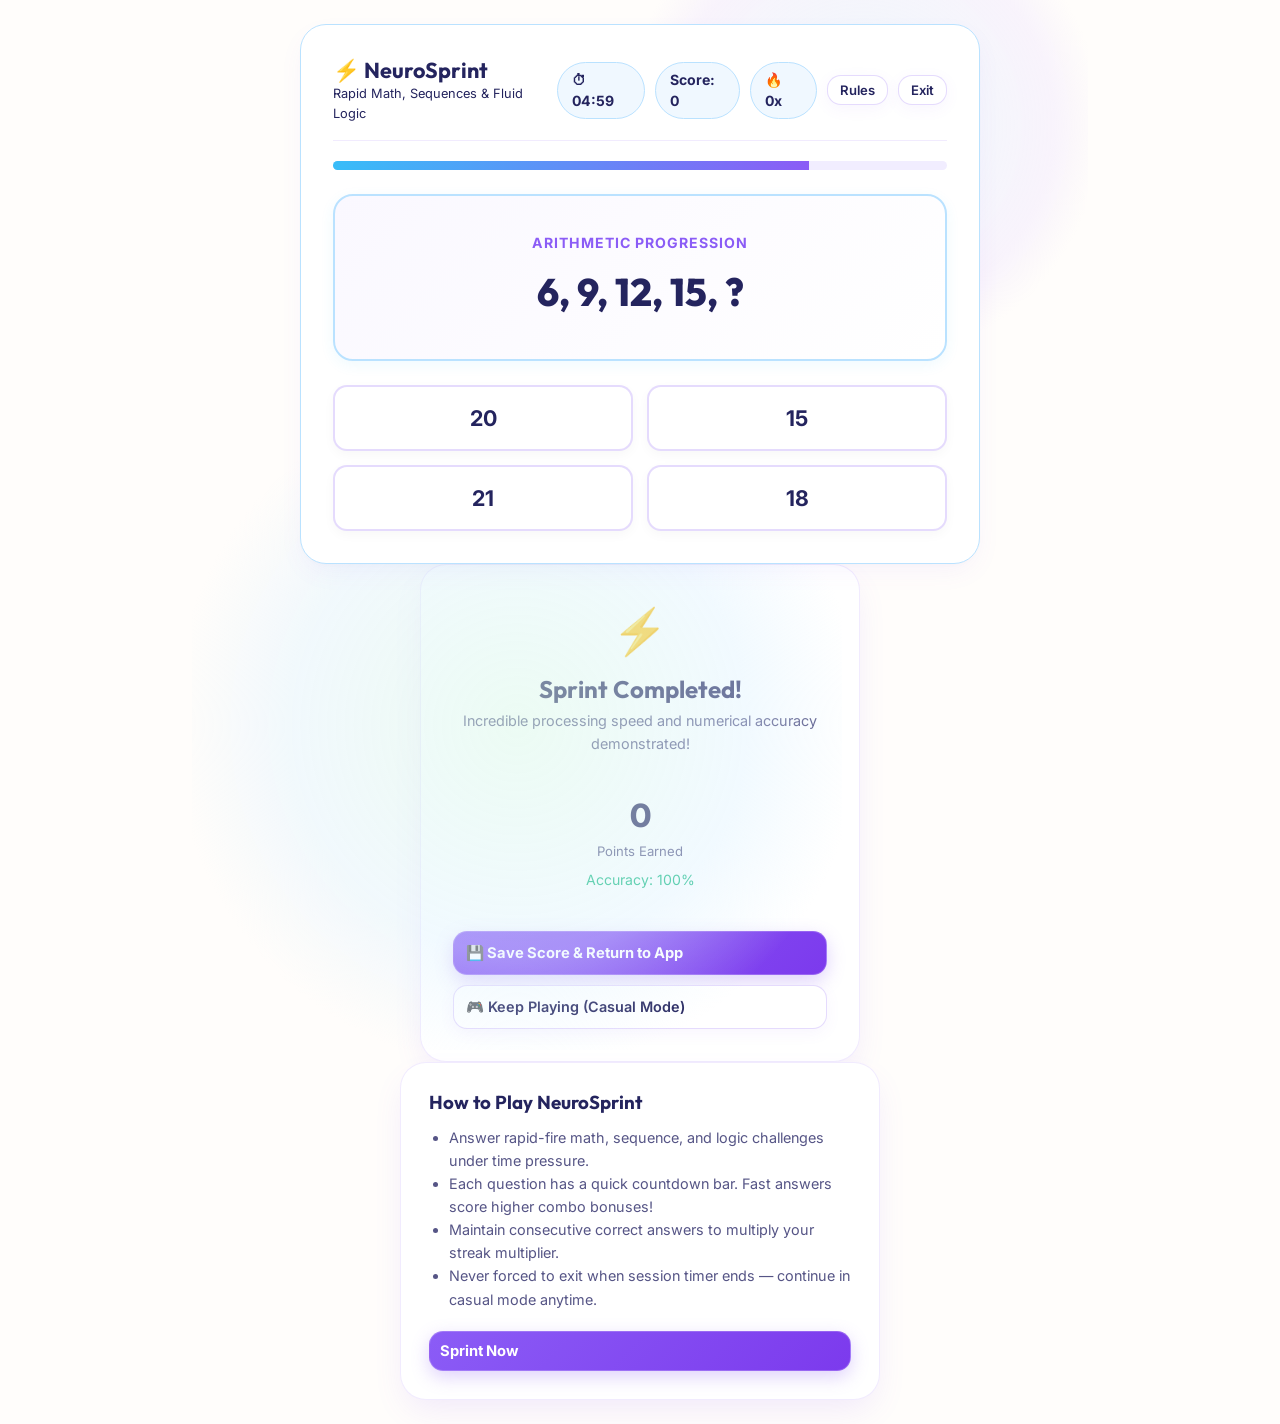
<file: static/games/neurosprint.html>
<!DOCTYPE html>
<html lang="en">
<head>
  <meta charset="UTF-8">
  <meta name="viewport" content="width=device-width, initial-scale=1.0">
  <title>NeuroSprint — MennilNexus AI Mental Fitness</title>
  <link rel="stylesheet" href="/static/css/main.css">
  <style>
    body {
      background: var(--bg-cream);
      display: flex;
      flex-direction: column;
      align-items: center;
      min-height: 100vh;
      padding: 24px;
      position: relative;
    }
    body::before {
      content: '';
      position: fixed;
      top: -100px;
      right: 15%;
      width: 450px;
      height: 450px;
      background: radial-gradient(circle, rgba(221, 242, 255, 0.5) 0%, rgba(233, 223, 255, 0.3) 60%, transparent 75%);
      pointer-events: none;
      z-index: 0;
    }
    .game-wrapper {
      max-width: 680px;
      width: 100%;
      background: #FFFFFF;
      border: 1.5px solid var(--pastel-baby-blue-border);
      border-radius: var(--radius-xl);
      padding: 32px;
      box-shadow: var(--shadow-card);
      text-align: center;
      position: relative;
      z-index: 1;
    }
    .game-top-bar {
      display: flex;
      justify-content: space-between;
      align-items: center;
      margin-bottom: 20px;
      padding-bottom: 16px;
      border-bottom: 1.5px solid var(--border-subtle);
      text-align: left;
    }
    .stat-pill {
      font-size: 0.88rem;
      background: var(--pastel-baby-blue-light);
      border: 1px solid var(--pastel-baby-blue-border);
      color: var(--text-main);
      padding: 6px 14px;
      border-radius: var(--radius-full);
      font-weight: 700;
    }
    .combo-bar-wrap {
      height: 9px;
      background: #F1EDFF;
      border-radius: var(--radius-full);
      overflow: hidden;
      margin-bottom: 24px;
    }
    .combo-fill {
      height: 100%;
      background: linear-gradient(90deg, #38BDF8, #8B5CF6);
      width: 100%;
      transition: width 0.1s linear;
    }
    .question-card {
      background: linear-gradient(135deg, #FAF8FF 0%, #FFFFFF 100%);
      border: 2px solid var(--pastel-baby-blue-border);
      border-radius: var(--radius-lg);
      padding: 36px 20px;
      margin-bottom: 24px;
      box-shadow: 0 4px 14px rgba(56, 189, 248, 0.08);
    }
    .question-prompt {
      font-size: 0.88rem;
      text-transform: uppercase;
      letter-spacing: 1px;
      color: var(--accent-purple);
      margin-bottom: 10px;
      font-weight: 700;
    }
    .question-main {
      font-size: 2.4rem;
      font-weight: 800;
      font-family: var(--font-heading);
      color: var(--text-main);
    }
    .options-grid {
      display: grid;
      grid-template-columns: 1fr 1fr;
      gap: 14px;
    }
    .option-btn {
      padding: 18px 20px;
      background: #FFFFFF;
      border: 2px solid var(--border-medium);
      border-radius: var(--radius-md);
      font-size: 1.35rem;
      font-weight: 700;
      color: var(--text-main);
      cursor: pointer;
      box-shadow: 0 4px 12px rgba(0, 0, 0, 0.03);
      transition: all 0.15s ease;
    }
    .option-btn:hover {
      border-color: var(--accent-purple);
      background: var(--pastel-baby-blue-light);
      transform: translateY(-2px);
      box-shadow: 0 6px 16px rgba(56, 189, 248, 0.15);
    }
    .option-btn.correct {
      border-color: #10B981 !important;
      background: var(--pastel-mint) !important;
      color: #047857 !important;
    }
    .option-btn.wrong {
      border-color: #F43F5E !important;
      background: var(--pastel-pink) !important;
      color: #BE123C !important;
    .modal-overlay-game {
      position: fixed;
      top: 0; left: 0; right: 0; bottom: 0;
      background: rgba(36, 36, 94, 0.45);
      backdrop-filter: blur(8px);
      display: none;
      align-items: center;
      justify-content: center;
      z-index: 100;
    }
    .modal-overlay-game.active {
      display: flex;
    }
  </style>
</head>
<body>

<div class="game-wrapper">
  <div class="game-top-bar">
    <div>
      <h2 style="font-size:1.35rem;font-weight:700;">⚡ NeuroSprint</h2>
      <div style="font-size:0.8rem;color:var(--accent-blue);">Rapid Math, Sequences & Fluid Logic</div>
    </div>
    <div style="display:flex;gap:10px;align-items:center;">
      <span class="stat-pill" id="game-timer">⏱ 05:00</span>
      <span class="stat-pill" style="color:var(--accent-blue);" id="game-score">Score: 0</span>
      <span class="stat-pill" id="game-streak">🔥 0x</span>
      <button class="btn-secondary" id="btn-show-instructions" style="padding:6px 12px;font-size:0.82rem;">Rules</button>
      <button class="btn-secondary" id="btn-exit-game" style="padding:6px 12px;font-size:0.82rem;">Exit</button>
    </div>
  </div>

  <div class="combo-bar-wrap">
    <div class="combo-fill" id="question-timer-bar"></div>
  </div>

  <div class="question-card">
    <div class="question-prompt" id="q-prompt">Number Series</div>
    <div class="question-main" id="q-content">4, 8, 16, 32, ?</div>
  </div>

  <div class="options-grid" id="options-container">
    <!-- 4 Options -->
  </div>
</div>

<!-- Time Up Modal -->
<div class="modal-overlay-game" id="modal-game-over">
  <div class="modal-content" style="max-width:440px;text-align:center;padding:32px;">
    <div style="font-size:2.8rem;margin-bottom:8px;">⚡</div>
    <h3 style="font-size:1.5rem;font-weight:700;margin-bottom:6px;">Sprint Completed!</h3>
    <p style="color:var(--text-muted);font-size:0.9rem;margin-bottom:20px;">
      Incredible processing speed and numerical accuracy demonstrated!
    </p>
    <div style="background:rgba(255,255,255,0.05);padding:16px;border-radius:12px;margin-bottom:24px;">
      <div style="font-size:2rem;font-weight:800;color:var(--accent-blue);" id="final-score-val">0</div>
      <div style="font-size:0.82rem;color:var(--text-muted);">Points Earned</div>
      <div style="margin-top:8px;font-size:0.88rem;color:var(--accent-teal);" id="final-accuracy-val">Accuracy: 100%</div>
    </div>
    <div style="display:flex;flex-direction:column;gap:10px;">
      <button class="btn-primary" id="btn-save-and-exit" style="width:100%;padding:12px;">💾 Save Score & Return to App</button>
      <button class="btn-secondary" id="btn-keep-playing" style="width:100%;padding:12px;">🎮 Keep Playing (Casual Mode)</button>
    </div>
  </div>
</div>

<!-- Instructions Modal -->
<div class="modal-overlay-game" id="modal-instructions">
  <div class="modal-content" style="max-width:480px;padding:28px;">
    <h3 style="margin-bottom:12px;">How to Play NeuroSprint</h3>
    <ul style="color:var(--text-muted);font-size:0.9rem;line-height:1.6;margin-left:20px;margin-bottom:20px;">
      <li>Answer rapid-fire math, sequence, and logic challenges under time pressure.</li>
      <li>Each question has a quick countdown bar. Fast answers score higher combo bonuses!</li>
      <li>Maintain consecutive correct answers to multiply your streak multiplier.</li>
      <li>Never forced to exit when session timer ends — continue in casual mode anytime.</li>
    </ul>
    <button class="btn-primary" id="btn-close-instructions" style="width:100%;padding:10px;">Sprint Now</button>
  </div>
</div>

<script type="module">
  import { apiRequest } from '/static/js/api.js';

  const urlParams = new URLSearchParams(window.location.search);
  let sessionMinutes = parseInt(urlParams.get('duration') || 5);
  let timeRemaining = sessionMinutes * 60;
  let score = 0;
  let streak = 0;
  let totalAnswered = 0;
  let totalCorrect = 0;
  let isCasualMode = false;

  let currentQuestion = null;
  let questionTimer = null;
  let questionTimeLeft = 100;

  function initGame() {
    startSessionTimer();
    nextQuestion();

    document.getElementById('btn-show-instructions').onclick = () => document.getElementById('modal-instructions').classList.add('active');
    document.getElementById('btn-close-instructions').onclick = () => document.getElementById('modal-instructions').classList.remove('active');
    document.getElementById('btn-exit-game').onclick = () => { if (confirm('Exit NeuroSprint?')) window.close(); };
    document.getElementById('btn-keep-playing').onclick = () => {
      document.getElementById('modal-game-over').classList.remove('active');
      isCasualMode = true;
      document.getElementById('game-timer').textContent = 'Casual Mode ♾️';
    };
    document.getElementById('btn-save-and-exit').onclick = async () => {
      await saveScoreToDb();
      window.close();
    };
  }

  function generateQuestion() {
    const types = ['sequence', 'arithmetic', 'logic'];
    const type = types[Math.floor(Math.random() * types.length)];

    if (type === 'sequence') {
      const step = Math.floor(Math.random() * 5) + 2;
      const start = Math.floor(Math.random() * 10) + 1;
      const isMult = Math.random() > 0.5;
      let seq = [];
      let cur = start;
      for (let i = 0; i < 4; i++) {
        seq.push(cur);
        cur = isMult ? cur * 2 : cur + step;
      }
      const answer = cur;
      const distractors = [answer + step, answer - step, answer + (isMult ? 4 : 2)].filter(x => x !== answer && x > 0);
      return {
        prompt: isMult ? 'Geometric Series' : 'Arithmetic Progression',
        content: `${seq.join(', ')}, ?`,
        answer: answer.toString(),
        options: shuffle([answer.toString(), ...distractors.slice(0, 3).map(String)])
      };
    } else if (type === 'arithmetic') {
      const a = Math.floor(Math.random() * 40) + 10;
      const b = Math.floor(Math.random() * 30) + 5;
      const op = Math.random() > 0.5 ? '+' : '-';
      const ans = op === '+' ? a + b : a - b;
      return {
        prompt: 'Rapid Calculation',
        content: `${a} ${op} ${b} = ?`,
        answer: ans.toString(),
        options: shuffle([ans.toString(), (ans + 10).toString(), (ans - 5).toString(), (ans + 2).toString()])
      };
    } else {
      const num = 12 * (Math.floor(Math.random() * 4) + 1);
      return {
        prompt: 'Divisibility Logic',
        content: `Divisible by both 3 and 4:`,
        answer: num.toString(),
        options: shuffle([num.toString(), (num + 5).toString(), (num + 7).toString(), (num - 2).toString()])
      };
    }
  }

  function shuffle(arr) {
    return [...arr].sort(() => Math.random() - 0.5);
  }

  function nextQuestion() {
    currentQuestion = generateQuestion();
    document.getElementById('q-prompt').textContent = currentQuestion.prompt;
    document.getElementById('q-content').textContent = currentQuestion.content;

    const container = document.getElementById('options-container');
    container.innerHTML = currentQuestion.options.map(opt => `
      <button class="option-btn" data-val="${opt}">${opt}</button>
    `).join('');

    container.querySelectorAll('.option-btn').forEach(btn => {
      btn.onclick = () => handleAnswer(btn.dataset.val);
    });

    // Reset bar
    clearInterval(questionTimer);
    questionTimeLeft = 100;
    const bar = document.getElementById('question-timer-bar');
    bar.style.width = '100%';

    questionTimer = setInterval(() => {
      questionTimeLeft -= 1.6;
      bar.style.width = `${Math.max(0, questionTimeLeft)}%`;
      if (questionTimeLeft <= 0) {
        clearInterval(questionTimer);
        handleAnswer(null); // Timeout
      }
    }, 100);
  }

  function handleAnswer(selected) {
    clearInterval(questionTimer);
    totalAnswered++;
    const isCorrect = selected === currentQuestion.answer;
    const btns = document.querySelectorAll('.option-btn');

    btns.forEach(b => {
      b.disabled = true;
      if (b.dataset.val === currentQuestion.answer) b.classList.add('correct');
      if (b.dataset.val === selected && !isCorrect) b.classList.add('wrong');
    });

    if (isCorrect) {
      totalCorrect++;
      streak++;
      const timeBonus = Math.round(questionTimeLeft);
      const points = 100 + (streak * 20) + timeBonus;
      score += points;
      document.getElementById('game-score').textContent = `Score: ${score}`;
      document.getElementById('game-streak').textContent = `🔥 ${streak}x`;
    } else {
      streak = 0;
      document.getElementById('game-streak').textContent = `🔥 0x`;
    }

    setTimeout(nextQuestion, 800);
  }

  function startSessionTimer() {
    const timerEl = document.getElementById('game-timer');
    const interval = setInterval(() => {
      if (isCasualMode) return;
      timeRemaining--;
      const mins = Math.floor(timeRemaining / 60);
      const secs = timeRemaining % 60;
      timerEl.textContent = `⏱ ${String(mins).padStart(2, '0')}:${String(secs).padStart(2, '0')}`;
      if (timeRemaining <= 0) {
        clearInterval(interval);
        handleTimeUp();
      }
    }, 1000);
  }

  function handleTimeUp() {
    clearInterval(questionTimer);
    const accuracy = totalAnswered > 0 ? Math.round((totalCorrect / totalAnswered) * 100) : 100;
    document.getElementById('final-score-val').textContent = score.toLocaleString();
    document.getElementById('final-accuracy-val').textContent = `Accuracy: ${accuracy}% (${totalCorrect}/${totalAnswered} solved)`;
    document.getElementById('modal-game-over').classList.add('active');
    saveScoreToDb();
  }

  async function saveScoreToDb() {
    const accuracy = totalAnswered > 0 ? Math.round((totalCorrect / totalAnswered) * 100) : 100;
    try {
      await apiRequest('/games/scores', 'POST', {
        game_id: 'neurosprint',
        score,
        level_reached: Math.max(1, Math.floor(score / 500)),
        duration_sec: sessionMinutes * 60,
        accuracy
      });
    } catch (err) {
      console.warn('Score save notice:', err);
    }
  }

  window.onload = initGame;
</script>
</body>
</html>
</file>
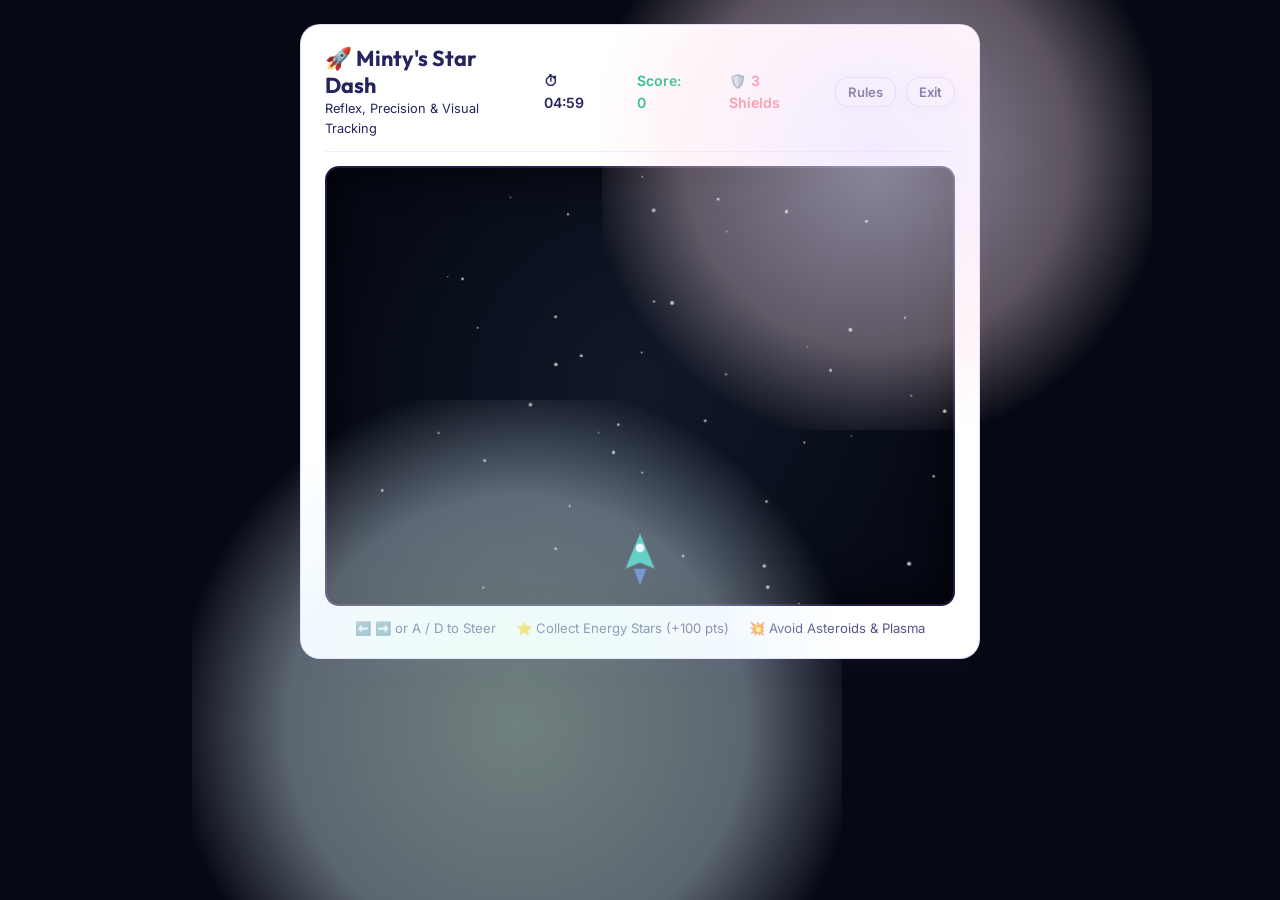
<file: static/games/star-dash.html>
<!DOCTYPE html>
<html lang="en">
<head>
  <meta charset="UTF-8">
  <meta name="viewport" content="width=device-width, initial-scale=1.0">
  <title>Minty's Star Dash — MentiNous AI Mental Fitness</title>
  <link rel="stylesheet" href="/static/css/main.css">
  <style>
    body {
      background: #060913;
      display: flex;
      flex-direction: column;
      align-items: center;
      min-height: 100vh;
      padding: 24px;
      overflow: hidden;
    }
    .game-wrapper {
      max-width: 680px;
      width: 100%;
      background: var(--bg-card);
      border: 1px solid var(--border-medium);
      border-radius: var(--radius-lg);
      padding: 20px 24px;
      box-shadow: var(--shadow-card);
      text-align: center;
    }
    .game-top-bar {
      display: flex;
      justify-content: space-between;
      align-items: center;
      margin-bottom: 14px;
      padding-bottom: 12px;
      border-bottom: 1px solid var(--border-subtle);
      text-align: left;
    }
    .stat-pill {
      font-size: 0.88rem;
      background: rgba(255, 255, 255, 0.06);
      padding: 6px 14px;
      border-radius: var(--radius-full);
      font-weight: 600;
    }
    #game-canvas {
      width: 100%;
      height: 440px;
      background: radial-gradient(circle at 50% 50%, #111827 0%, #030712 100%);
      border-radius: var(--radius-md);
      border: 2px solid var(--border-medium);
      display: block;
      box-shadow: inset 0 0 40px rgba(0, 0, 0, 0.8);
      cursor: crosshair;
    }
    .controls-hint {
      margin-top: 12px;
      font-size: 0.82rem;
      color: var(--text-muted);
      display: flex;
      justify-content: center;
      gap: 20px;
    }
    .modal-overlay-game {
      position: fixed;
      top: 0; left: 0; right: 0; bottom: 0;
      background: rgba(7, 10, 18, 0.85);
      backdrop-filter: blur(10px);
      display: none;
      align-items: center;
      justify-content: center;
      z-index: 100;
    }
    .modal-overlay-game.active { display: flex; }
  </style>
</head>
<body>

<div class="game-wrapper">
  <div class="game-top-bar">
    <div>
      <h2 style="font-size:1.35rem;font-weight:700;">🚀 Minty's Star Dash</h2>
      <div style="font-size:0.8rem;color:var(--accent-lavender);">Reflex, Precision & Visual Tracking</div>
    </div>
    <div style="display:flex;gap:10px;align-items:center;">
      <span class="stat-pill" id="game-timer">⏱ 05:00</span>
      <span class="stat-pill" style="color:var(--accent-teal);" id="game-score">Score: 0</span>
      <span class="stat-pill" style="color:#fb7185;" id="game-shields">🛡️ 3 Shields</span>
      <button class="btn-secondary" id="btn-show-instructions" style="padding:6px 12px;font-size:0.82rem;">Rules</button>
      <button class="btn-secondary" id="btn-exit-game" style="padding:6px 12px;font-size:0.82rem;">Exit</button>
    </div>
  </div>

  <canvas id="game-canvas" width="600" height="420"></canvas>

  <div class="controls-hint">
    <span>⬅️ ➡️ or A / D to Steer</span>
    <span>⭐ Collect Energy Stars (+100 pts)</span>
    <span>💥 Avoid Asteroids & Plasma</span>
  </div>
</div>

<!-- Time Up Modal -->
<div class="modal-overlay-game" id="modal-game-over">
  <div class="modal-content" style="max-width:440px;text-align:center;padding:32px;">
    <div style="font-size:2.8rem;margin-bottom:8px;">🌟</div>
    <h3 style="font-size:1.5rem;font-weight:700;margin-bottom:6px;">Star Dash Complete!</h3>
    <p style="color:var(--text-muted);font-size:0.9rem;margin-bottom:20px;">
      Incredible motor reflexes and visual tracking across hyperspace!
    </p>
    <div style="background:rgba(255,255,255,0.05);padding:16px;border-radius:12px;margin-bottom:24px;">
      <div style="font-size:2rem;font-weight:800;color:var(--accent-teal);" id="final-score-val">0</div>
      <div style="font-size:0.82rem;color:var(--text-muted);">Points Collected</div>
      <div style="margin-top:8px;font-size:0.88rem;color:var(--accent-lavender);" id="final-stars-val">Stars Gathered: 0</div>
    </div>
    <div style="display:flex;flex-direction:column;gap:10px;">
      <button class="btn-primary" id="btn-save-and-exit" style="width:100%;padding:12px;">💾 Save Score & Return to App</button>
      <button class="btn-secondary" id="btn-keep-playing" style="width:100%;padding:12px;">🎮 Keep Playing (Casual Mode)</button>
    </div>
  </div>
</div>

<!-- Instructions Modal -->
<div class="modal-overlay-game" id="modal-instructions">
  <div class="modal-content" style="max-width:480px;padding:28px;">
    <h3 style="margin-bottom:12px;">How to Play Minty's Star Dash</h3>
    <ul style="color:var(--text-muted);font-size:0.9rem;line-height:1.6;margin-left:20px;margin-bottom:20px;">
      <li>Steer your runner ship using Arrow Keys (Left/Right), A/D keys, or by moving your mouse across the canvas.</li>
      <li>Collect bright gold stars to earn 100 points each.</li>
      <li>Dodge cosmic asteroids. Hitting an obstacle costs 1 shield.</li>
      <li>Shield orbs replenish your defensive barriers.</li>
      <li>Never forced to exit when timer ends — practice as long as you want in casual mode!</li>
    </ul>
    <button class="btn-primary" id="btn-close-instructions" style="width:100%;padding:10px;">Launch Star Dash</button>
  </div>
</div>

<script type="module">
  import { apiRequest } from '/static/js/api.js';

  const canvas = document.getElementById('game-canvas');
  const ctx = canvas.getContext('2d');

  const urlParams = new URLSearchParams(window.location.search);
  let sessionMinutes = parseInt(urlParams.get('duration') || 5);
  let timeRemaining = sessionMinutes * 60;
  let score = 0;
  let shields = 3;
  let starsCollected = 0;
  let totalObstaclesAvoided = 0;
  let isCasualMode = false;
  let gameRunning = true;

  // Player
  const player = {
    x: canvas.width / 2,
    y: canvas.height - 50,
    width: 32,
    height: 38,
    speed: 7,
    dx: 0
  };

  // Game entities
  let stars = [];
  let obstacles = [];
  let particles = [];
  let bgStars = [];

  // Generate background warp stars
  for (let i = 0; i < 45; i++) {
    bgStars.push({
      x: Math.random() * canvas.width,
      y: Math.random() * canvas.height,
      radius: Math.random() * 1.5 + 0.5,
      speed: Math.random() * 2 + 1
    });
  }

  // Key controls
  const keys = {};
  window.addEventListener('keydown', (e) => keys[e.key] = true);
  window.addEventListener('keyup', (e) => keys[e.key] = false);

  // Mouse/Touch controls
  canvas.addEventListener('mousemove', (e) => {
    const rect = canvas.getBoundingClientRect();
    const mouseX = (e.clientX - rect.left) * (canvas.width / rect.width);
    player.x = Math.max(player.width, Math.min(canvas.width - player.width, mouseX));
  });

  function initGame() {
    startSessionTimer();
    requestAnimationFrame(gameLoop);

    document.getElementById('btn-show-instructions').onclick = () => document.getElementById('modal-instructions').classList.add('active');
    document.getElementById('btn-close-instructions').onclick = () => document.getElementById('modal-instructions').classList.remove('active');
    document.getElementById('btn-exit-game').onclick = () => { if (confirm('Exit Star Dash?')) window.close(); };
    document.getElementById('btn-keep-playing').onclick = () => {
      document.getElementById('modal-game-over').classList.remove('active');
      isCasualMode = true;
      shields = 3;
      document.getElementById('game-shields').textContent = `🛡️ ${shields} Shields`;
      document.getElementById('game-timer').textContent = 'Casual Mode ♾️';
    };
    document.getElementById('btn-save-and-exit').onclick = async () => {
      await saveScoreToDb();
      window.close();
    };
  }

  let spawnTimer = 0;
  function gameLoop() {
    update();
    draw();
    if (gameRunning) {
      requestAnimationFrame(gameLoop);
    }
  }

  function update() {
    // Keyboard steering
    if (keys['ArrowLeft'] || keys['a'] || keys['A']) {
      player.x -= player.speed;
    }
    if (keys['ArrowRight'] || keys['d'] || keys['D']) {
      player.x += player.speed;
    }
    player.x = Math.max(player.width / 2, Math.min(canvas.width - player.width / 2, player.x));

    // Update warp stars
    bgStars.forEach(s => {
      s.y += s.speed;
      if (s.y > canvas.height) {
        s.y = 0;
        s.x = Math.random() * canvas.width;
      }
    });

    // Spawn items
    spawnTimer++;
    if (spawnTimer % 45 === 0) {
      // Spawn star
      stars.push({
        x: Math.random() * (canvas.width - 40) + 20,
        y: -20,
        radius: 10,
        speed: 3 + Math.min(4, score / 1000)
      });
    }

    if (spawnTimer % 65 === 0) {
      // Spawn asteroid
      obstacles.push({
        x: Math.random() * (canvas.width - 50) + 25,
        y: -30,
        radius: Math.random() * 10 + 14,
        speed: 3.5 + Math.min(4.5, score / 800)
      });
    }

    // Update stars
    for (let i = stars.length - 1; i >= 0; i--) {
      const st = stars[i];
      st.y += st.speed;

      // Check player collision
      const dist = Math.hypot(st.x - player.x, st.y - player.y);
      if (dist < st.radius + 18) {
        // Collect star!
        score += 100;
        starsCollected++;
        document.getElementById('game-score').textContent = `Score: ${score}`;
        createParticles(st.x, st.y, '#facc15');
        stars.splice(i, 1);
        continue;
      }

      if (st.y > canvas.height + 20) {
        stars.splice(i, 1);
      }
    }

    // Update obstacles
    for (let i = obstacles.length - 1; i >= 0; i--) {
      const ob = obstacles[i];
      ob.y += ob.speed;

      // Check collision
      const dist = Math.hypot(ob.x - player.x, ob.y - player.y);
      if (dist < ob.radius + 16) {
        createParticles(ob.x, ob.y, '#f43f5e');
        obstacles.splice(i, 1);
        shields--;
        document.getElementById('game-shields').textContent = `🛡️ ${Math.max(0, shields)} Shields`;

        if (shields <= 0) {
          // Reset shields with point deduction, keep playing!
          shields = 3;
          score = Math.max(0, score - 150);
          document.getElementById('game-score').textContent = `Score: ${score}`;
          document.getElementById('game-shields').textContent = `🛡️ ${shields} Shields`;
        }
        continue;
      }

      if (ob.y > canvas.height + 30) {
        totalObstaclesAvoided++;
        obstacles.splice(i, 1);
      }
    }

    // Update particles
    for (let i = particles.length - 1; i >= 0; i--) {
      const p = particles[i];
      p.x += p.vx;
      p.y += p.vy;
      p.alpha -= 0.03;
      if (p.alpha <= 0) particles.splice(i, 1);
    }
  }

  function createParticles(x, y, color) {
    for (let i = 0; i < 12; i++) {
      particles.push({
        x, y,
        vx: (Math.random() - 0.5) * 5,
        vy: (Math.random() - 0.5) * 5,
        radius: Math.random() * 3 + 1,
        color,
        alpha: 1
      });
    }
  }

  function draw() {
    ctx.clearRect(0, 0, canvas.width, canvas.height);

    // Draw background stars
    ctx.fillStyle = 'rgba(255, 255, 255, 0.7)';
    bgStars.forEach(s => {
      ctx.beginPath();
      ctx.arc(s.x, s.y, s.radius, 0, Math.PI * 2);
      ctx.fill();
    });

    // Draw Player Ship (Sleek aerodynamic runner)
    ctx.save();
    ctx.translate(player.x, player.y);

    // Thruster glow
    ctx.fillStyle = 'rgba(59, 130, 246, 0.7)';
    ctx.beginPath();
    ctx.moveTo(-6, 16);
    ctx.lineTo(6, 16);
    ctx.lineTo(0, 28 + Math.random() * 8);
    ctx.closePath();
    ctx.fill();

    // Ship Body
    ctx.fillStyle = '#14b8a6';
    ctx.beginPath();
    ctx.moveTo(0, -18);
    ctx.lineTo(14, 16);
    ctx.lineTo(0, 10);
    ctx.lineTo(-14, 16);
    ctx.closePath();
    ctx.fill();

    // Cockpit
    ctx.fillStyle = '#f8fafc';
    ctx.beginPath();
    ctx.arc(0, -4, 4, 0, Math.PI * 2);
    ctx.fill();

    ctx.restore();

    // Draw Stars
    stars.forEach(st => {
      ctx.save();
      ctx.fillStyle = '#facc15';
      ctx.shadowColor = '#facc15';
      ctx.shadowBlur = 12;
      ctx.beginPath();
      ctx.arc(st.x, st.y, st.radius, 0, Math.PI * 2);
      ctx.fill();
      ctx.restore();
    });

    // Draw Obstacles (Asteroids)
    obstacles.forEach(ob => {
      ctx.save();
      ctx.fillStyle = '#64748b';
      ctx.strokeStyle = '#94a3b8';
      ctx.lineWidth = 2;
      ctx.beginPath();
      ctx.arc(ob.x, ob.y, ob.radius, 0, Math.PI * 2);
      ctx.fill();
      ctx.stroke();
      ctx.restore();
    });

    // Draw Particles
    particles.forEach(p => {
      ctx.save();
      ctx.globalAlpha = p.alpha;
      ctx.fillStyle = p.color;
      ctx.beginPath();
      ctx.arc(p.x, p.y, p.radius, 0, Math.PI * 2);
      ctx.fill();
      ctx.restore();
    });
  }

  function startSessionTimer() {
    const timerEl = document.getElementById('game-timer');
    const interval = setInterval(() => {
      if (isCasualMode) return;
      timeRemaining--;
      const mins = Math.floor(timeRemaining / 60);
      const secs = timeRemaining % 60;
      timerEl.textContent = `⏱ ${String(mins).padStart(2, '0')}:${String(secs).padStart(2, '0')}`;
      if (timeRemaining <= 0) {
        clearInterval(interval);
        handleTimeUp();
      }
    }, 1000);
  }

  function handleTimeUp() {
    document.getElementById('final-score-val').textContent = score.toLocaleString();
    document.getElementById('final-stars-val').textContent = `Stars Gathered: ${starsCollected} (${totalObstaclesAvoided} obstacles cleared)`;
    document.getElementById('modal-game-over').classList.add('active');
    saveScoreToDb();
  }

  async function saveScoreToDb() {
    const totalEvents = starsCollected + (3 - shields);
    const accuracy = totalEvents > 0 ? Math.round((starsCollected / totalEvents) * 100) : 100;
    try {
      await apiRequest('/games/scores', 'POST', {
        game_id: 'star-dash',
        score,
        level_reached: Math.max(1, Math.floor(score / 400)),
        duration_sec: sessionMinutes * 60,
        accuracy
      });
    } catch (err) {
      console.warn('Score save notice:', err);
    }
  }

  window.onload = initGame;
</script>
</body>
</html>
</file>
<file: static/css/main.css>
/* ==========================================================================
   MennilNexus AI — Master Pastel, Brain & Energy Design System
   Modern, Friendly, Youthful, Interactive & Engaging Theme
   ========================================================================== */

@import url('https://fonts.googleapis.com/css2?family=Inter:wght@300;400;500;600;700&family=Outfit:wght@400;500;600;700;800&family=Plus+Jakarta+Sans:wght@500;600;700;800&display=swap');

:root {
  /* ========================================================================
     Pastel Color Palette (User Specified)
     ======================================================================== */
  --pastel-lavender: #E9DFFF;
  --pastel-lavender-light: #F4EFFF;
  --pastel-lavender-border: #D8C7FF;

  --pastel-baby-blue: #DDF2FF;
  --pastel-baby-blue-light: #F0F8FF;
  --pastel-baby-blue-border: #BAE2FF;

  --pastel-pink: #FFE0ED;
  --pastel-pink-light: #FFF0F6;
  --pastel-pink-border: #FFB8D7;

  --pastel-mint: #D9F8E8;
  --pastel-mint-light: #EDFDF5;
  --pastel-mint-border: #B2F0CF;

  --pastel-peach: #FFE6D5;
  --pastel-peach-light: #FFF3EB;
  --pastel-peach-border: #FFCCAA;

  --bg-cream: #FFFDFB;
  --bg-card: #FFFFFF;
  --bg-card-hover: #FAF8FF;
  --bg-sidebar: #FFFFFF;

  /* Text Hierarchy — High Contrast Deep Navy */
  --text-main: #24245E;
  --text-muted: #565586;
  --text-subtle: #8280AC;
  --text-inverse: #FFFFFF;

  /* Accents */
  --accent-purple: #8B5CF6;
  --accent-purple-hover: #7C3AED;
  --accent-purple-glow: rgba(139, 92, 246, 0.22);
  --accent-cyan: #38BDF8;
  --accent-pink: #EC4899;
  --accent-yellow: #FBBF24;
  --accent-teal: #10B981;

  /* Priority & Status Pills */
  --status-high: #F43F5E;
  --status-high-bg: #FFE0E6;
  --status-med: #F59E0B;
  --status-med-bg: #FEF3C7;
  --status-low: #10B981;
  --status-low-bg: #D9F8E8;
  --status-info: #38BDF8;
  --status-info-bg: #DDF2FF;

  /* Borders & Shadows */
  --border-subtle: rgba(139, 92, 246, 0.12);
  --border-medium: rgba(139, 92, 246, 0.22);
  --border-focus: #8B5CF6;

  --shadow-subtle: 0 4px 16px rgba(139, 92, 246, 0.06);
  --shadow-card: 0 10px 28px -6px rgba(139, 92, 246, 0.08), 0 2px 6px rgba(0, 0, 0, 0.02);
  --shadow-glow: 0 6px 20px rgba(139, 92, 246, 0.25);
  --shadow-hover: 0 14px 34px -8px rgba(139, 92, 246, 0.14);

  /* Radii */
  --radius-sm: 10px;
  --radius-md: 14px;
  --radius-lg: 20px;
  --radius-xl: 26px;
  --radius-full: 9999px;

  /* Typography */
  --font-heading: 'Outfit', 'Plus Jakarta Sans', -apple-system, sans-serif;
  --font-body: 'Inter', -apple-system, BlinkMacSystemFont, sans-serif;
  --transition-smooth: all 0.22s cubic-bezier(0.16, 1, 0.3, 1);
}

/* Base Reset */
*, *::before, *::after {
  box-sizing: border-box;
  margin: 0;
  padding: 0;
}

body {
  font-family: var(--font-body);
  background: var(--bg-cream);
  color: var(--text-main);
  min-height: 100vh;
  line-height: 1.55;
  overflow-x: hidden;
  -webkit-font-smoothing: antialiased;
}

/* Soft ambient pastel aura in background */
body::before {
  content: '';
  position: fixed;
  top: -120px;
  right: 10%;
  width: 550px;
  height: 550px;
  background: radial-gradient(circle, rgba(233, 223, 255, 0.6) 0%, rgba(255, 224, 237, 0.35) 50%, transparent 75%);
  pointer-events: none;
  z-index: 0;
}

body::after {
  content: '';
  position: fixed;
  bottom: -150px;
  left: 15%;
  width: 650px;
  height: 650px;
  background: radial-gradient(circle, rgba(217, 248, 232, 0.5) 0%, rgba(221, 242, 255, 0.4) 50%, transparent 75%);
  pointer-events: none;
  z-index: 0;
}

/* Typography elements */
h1, h2, h3, h4, h5, h6 {
  font-family: var(--font-heading);
  color: var(--text-main);
  font-weight: 700;
  line-height: 1.25;
}

a {
  color: var(--accent-purple);
  text-decoration: none;
  transition: var(--transition-smooth);
}
a:hover {
  color: var(--accent-purple-hover);
}

button {
  font-family: var(--font-body);
  cursor: pointer;
  border: none;
  outline: none;
  transition: var(--transition-smooth);
}

input, textarea, select {
  font-family: var(--font-body);
  color: var(--text-main);
  background: #FFFFFF;
  border: 1.5px solid var(--border-medium);
  border-radius: var(--radius-md);
  padding: 10px 14px;
  font-size: 0.95rem;
  outline: none;
  transition: var(--transition-smooth);
  box-shadow: 0 2px 6px rgba(0, 0, 0, 0.02);
}

input:focus, textarea:focus, select:focus {
  border-color: var(--accent-purple);
  box-shadow: 0 0 0 3px var(--accent-purple-glow);
  background: #FFFFFF;
}

/* Layout Architecture */
#app-container {
  display: flex;
  min-height: 100vh;
  position: relative;
  z-index: 1;
}

/* ========================================================================
   Sidebar Navigation (Light Pastel, Clean, Friendly)
   ======================================================================== */
#sidebar {
  width: 270px;
  background: var(--bg-sidebar);
  border-right: 1.5px solid var(--border-subtle);
  display: flex;
  flex-direction: column;
  position: fixed;
  top: 0;
  bottom: 0;
  left: 0;
  z-index: 100;
  transition: transform 0.3s cubic-bezier(0.16, 1, 0.3, 1);
  box-shadow: 2px 0 16px rgba(139, 92, 246, 0.04);
}

.brand-header {
  padding: 24px 22px;
  display: flex;
  align-items: center;
  gap: 14px;
  border-bottom: 1.5px solid var(--border-subtle);
  background: linear-gradient(180deg, #FFFFFF, #FAF8FF);
}

.brand-icon {
  width: 44px;
  height: 44px;
  border-radius: 14px;
  background: linear-gradient(135deg, #FFE0ED 0%, #E9DFFF 60%, #DDF2FF 100%);
  display: flex;
  align-items: center;
  justify-content: center;
  font-size: 1.4rem;
  box-shadow: 0 4px 14px rgba(139, 92, 246, 0.18);
  border: 1.5px solid rgba(255, 255, 255, 0.8);
  flex-shrink: 0;
  animation: pulseBrand 3s infinite ease-in-out;
}

@keyframes pulseBrand {
  0%, 100% { transform: scale(1); }
  50% { transform: scale(1.04); }
}

.brand-info h2 {
  font-size: 1.28rem;
  font-weight: 800;
  letter-spacing: -0.4px;
  color: var(--text-main);
  background: linear-gradient(135deg, #24245E, #8B5CF6);
  -webkit-background-clip: text;
  -webkit-text-fill-color: transparent;
}

.brand-tagline {
  font-size: 0.78rem;
  color: var(--accent-purple);
  font-weight: 600;
}

/* Nav Menu */
.nav-menu {
  list-style: none;
  padding: 22px 14px;
  display: flex;
  flex-direction: column;
  gap: 6px;
  flex: 1;
  overflow-y: auto;
}

.nav-item button {
  width: 100%;
  display: flex;
  align-items: center;
  gap: 12px;
  padding: 12px 16px;
  background: transparent;
  color: var(--text-muted);
  border-radius: var(--radius-md);
  font-size: 0.94rem;
  font-weight: 600;
  text-align: left;
  transition: var(--transition-smooth);
}

.nav-item button .nav-icon {
  font-size: 1.2rem;
  display: inline-flex;
  align-items: center;
  justify-content: center;
  width: 24px;
  flex-shrink: 0;
}

.nav-item button:hover {
  background: var(--pastel-lavender-light);
  color: var(--text-main);
  transform: translateX(4px);
}

/* Active Item with Lavender highlight */
.nav-item.active button {
  background: linear-gradient(135deg, #E9DFFF 0%, #F3ECFF 100%);
  color: var(--text-main);
  font-weight: 700;
  box-shadow: 0 4px 14px rgba(139, 92, 246, 0.12);
  border: 1px solid var(--pastel-lavender-border);
}

.nav-item.active button .nav-icon {
  filter: drop-shadow(0 2px 4px rgba(139, 92, 246, 0.3));
}

/* Sidebar User Footer */
.sidebar-footer {
  padding: 16px 18px;
  border-top: 1.5px solid var(--border-subtle);
  display: flex;
  align-items: center;
  justify-content: space-between;
  background: #FAF8FF;
}

.user-mini-profile {
  display: flex;
  align-items: center;
  gap: 12px;
  overflow: hidden;
}

.user-avatar {
  width: 40px;
  height: 40px;
  border-radius: var(--radius-full);
  background: linear-gradient(135deg, #FFE0ED, #E9DFFF);
  border: 2px solid #FFFFFF;
  box-shadow: 0 4px 12px rgba(139, 92, 246, 0.15);
  display: flex;
  align-items: center;
  justify-content: center;
  font-weight: 700;
  font-size: 1.05rem;
  color: var(--accent-purple);
  flex-shrink: 0;
}

.user-meta {
  overflow: hidden;
  text-overflow: ellipsis;
  white-space: nowrap;
}

.user-meta .name {
  font-size: 0.9rem;
  font-weight: 700;
  color: var(--text-main);
  display: block;
}

.user-meta .email {
  font-size: 0.76rem;
  color: var(--text-subtle);
  display: block;
}

.logout-icon-btn {
  background: #FFFFFF;
  color: var(--text-subtle);
  border: 1px solid var(--border-subtle);
  padding: 8px;
  border-radius: var(--radius-sm);
  display: flex;
  align-items: center;
  justify-content: center;
}
.logout-icon-btn:hover {
  background: var(--status-high-bg);
  color: var(--status-high);
  border-color: var(--status-high);
}

/* ========================================================================
   Main Content Viewport & Header
   ======================================================================== */
#main-viewport {
  margin-left: 270px;
  flex: 1;
  display: flex;
  flex-direction: column;
  min-height: 100vh;
}

/* Top Navigation Bar */
.top-navbar {
  height: 72px;
  padding: 0 36px;
  display: flex;
  align-items: center;
  justify-content: space-between;
  border-bottom: 1.5px solid var(--border-subtle);
  background: rgba(255, 253, 251, 0.85);
  backdrop-filter: blur(14px);
  position: sticky;
  top: 0;
  z-index: 90;
}

.navbar-left {
  display: flex;
  align-items: center;
  gap: 16px;
}

.page-title {
  font-size: 1.45rem;
  font-weight: 800;
  color: var(--text-main);
  letter-spacing: -0.4px;
}

.navbar-actions {
  display: flex;
  align-items: center;
  gap: 14px;
}

/* Buttons */
.btn-primary {
  background: linear-gradient(135deg, #8B5CF6 0%, #7C3AED 100%);
  color: #FFFFFF;
  font-weight: 700;
  padding: 10px 20px;
  border-radius: var(--radius-md);
  display: inline-flex;
  align-items: center;
  gap: 8px;
  font-size: 0.92rem;
  box-shadow: 0 6px 18px rgba(139, 92, 246, 0.28);
  border: 1px solid rgba(255, 255, 255, 0.2);
}
.btn-primary:hover {
  background: linear-gradient(135deg, #9D75FF 0%, #8B5CF6 100%);
  transform: translateY(-2px);
  box-shadow: 0 8px 24px rgba(139, 92, 246, 0.36);
}

.btn-secondary {
  background: #FFFFFF;
  color: var(--text-main);
  font-weight: 600;
  padding: 10px 18px;
  border-radius: var(--radius-md);
  border: 1.5px solid var(--border-medium);
  display: inline-flex;
  align-items: center;
  gap: 8px;
  font-size: 0.9rem;
  box-shadow: var(--shadow-subtle);
}
.btn-secondary:hover {
  background: var(--pastel-lavender-light);
  border-color: var(--accent-purple);
  color: var(--accent-purple);
  transform: translateY(-1px);
}

.btn-teal {
  background: linear-gradient(135deg, #10B981, #059669);
  color: white;
  font-weight: 700;
  padding: 10px 18px;
  border-radius: var(--radius-md);
  display: inline-flex;
  align-items: center;
  gap: 8px;
  font-size: 0.9rem;
  box-shadow: 0 4px 14px rgba(16, 185, 129, 0.25);
}
.btn-teal:hover {
  background: linear-gradient(135deg, #059669, #047857);
  transform: translateY(-1px);
}

.btn-danger {
  background: var(--status-high-bg);
  color: var(--status-high);
  border: 1.5px solid var(--status-high);
  font-weight: 700;
  padding: 10px 18px;
  border-radius: var(--radius-md);
}
.btn-danger:hover {
  background: var(--status-high);
  color: white;
}

/* Notification Bell */
.notification-btn {
  position: relative;
  background: #FFFFFF;
  border: 1.5px solid var(--border-subtle);
  border-radius: var(--radius-md);
  width: 42px;
  height: 42px;
  display: flex;
  align-items: center;
  justify-content: center;
  color: var(--text-muted);
  box-shadow: var(--shadow-subtle);
}
.notification-btn:hover {
  background: var(--pastel-lavender-light);
  border-color: var(--accent-purple);
  color: var(--accent-purple);
  transform: translateY(-1px);
}

.notification-badge {
  position: absolute;
  top: 7px;
  right: 7px;
  width: 9px;
  height: 9px;
  border-radius: var(--radius-full);
  background: var(--accent-pink);
  box-shadow: 0 0 8px var(--accent-pink);
  display: none;
}
.notification-badge.active {
  display: block;
}

/* Notification Dropdown */
.notification-dropdown {
  position: absolute;
  top: 74px;
  right: 36px;
  width: 380px;
  background: #FFFFFF;
  border: 1.5px solid var(--border-medium);
  border-radius: var(--radius-lg);
  box-shadow: var(--shadow-hover);
  padding: 18px;
  display: none;
  z-index: 200;
}
.notification-dropdown.show {
  display: block;
  animation: dropIn 0.22s cubic-bezier(0.16, 1, 0.3, 1);
}

@keyframes dropIn {
  from { opacity: 0; transform: translateY(-8px); }
  to { opacity: 1; transform: translateY(0); }
}

/* Views Container */
.view-container {
  padding: 32px 36px;
  flex: 1;
  display: none;
  animation: fadeIn 0.24s ease;
}
.view-container.active {
  display: block;
}

@keyframes fadeIn {
  from { opacity: 0; transform: translateY(6px); }
  to { opacity: 1; transform: translateY(0); }
}

/* Modal System */
.modal-overlay {
  position: fixed;
  top: 0; left: 0; right: 0; bottom: 0;
  background: rgba(36, 36, 94, 0.35);
  backdrop-filter: blur(8px);
  display: none;
  align-items: center;
  justify-content: center;
  z-index: 1000;
  padding: 20px;
}
.modal-overlay.active {
  display: flex;
}

.modal-content {
  background: #FFFFFF;
  border: 1.5px solid var(--border-subtle);
  border-radius: var(--radius-xl);
  box-shadow: var(--shadow-hover);
  width: 100%;
  max-width: 540px;
  max-height: 90vh;
  overflow-y: auto;
  position: relative;
  animation: modalScale 0.25s cubic-bezier(0.16, 1, 0.3, 1);
}

@keyframes modalScale {
  from { opacity: 0; transform: scale(0.96); }
  to { opacity: 1; transform: scale(1); }
}

.modal-header {
  padding: 22px 26px;
  border-bottom: 1.5px solid var(--border-subtle);
  display: flex;
  align-items: center;
  justify-content: space-between;
  background: linear-gradient(135deg, #FAF8FF, #FFFFFF);
}
.modal-header h3 {
  font-size: 1.3rem;
  color: var(--text-main);
}
.modal-close-btn {
  background: transparent;
  color: var(--text-subtle);
  font-size: 1.6rem;
  line-height: 1;
}
.modal-close-btn:hover {
  color: var(--text-main);
}

.modal-body {
  padding: 26px;
}
.modal-footer {
  padding: 18px 26px;
  border-top: 1.5px solid var(--border-subtle);
  display: flex;
  justify-content: flex-end;
  gap: 12px;
  background: #FAF8FF;
}

/* Toast Notifications */
#toast-container {
  position: fixed;
  bottom: 24px;
  right: 24px;
  display: flex;
  flex-direction: column;
  gap: 10px;
  z-index: 2000;
}

.toast {
  background: #FFFFFF;
  border: 1.5px solid var(--border-medium);
  border-left: 5px solid var(--accent-purple);
  color: var(--text-main);
  padding: 14px 20px;
  border-radius: var(--radius-md);
  box-shadow: var(--shadow-hover);
  font-size: 0.94rem;
  font-weight: 500;
  min-width: 300px;
  max-width: 420px;
  display: flex;
  align-items: center;
  justify-content: space-between;
  animation: toastIn 0.3s cubic-bezier(0.16, 1, 0.3, 1);
}

.toast.toast-success { border-left-color: #10B981; }
.toast.toast-error { border-left-color: var(--status-high); }
.toast.toast-warning { border-left-color: var(--status-med); }

@keyframes toastIn {
  from { opacity: 0; transform: translateX(30px); }
  to { opacity: 1; transform: translateX(0); }
}

/* Responsive adjustments */
@media (max-width: 960px) {
  #sidebar {
    transform: translateX(-100%);
  }
  #sidebar.mobile-open {
    transform: translateX(0);
  }
  #main-viewport {
    margin-left: 0;
  }
  .view-container {
    padding: 20px 16px;
  }
  .top-navbar {
    padding: 0 20px;
  }
  #btn-mobile-menu-toggle {
    display: block !important;
  }
}
</file>
<file: static/css/auth.css>
/* ==========================================================================
   MennilNexus AI — Authentication & Welcome Screen Styles (Pastel Theme)
   ========================================================================== */

#auth-screen {
  position: fixed;
  top: 0; left: 0; right: 0; bottom: 0;
  background: radial-gradient(circle at 50% 25%, #F4EFFF 0%, #FFFDFB 85%);
  display: flex;
  align-items: center;
  justify-content: center;
  z-index: 999;
  padding: 20px;
}

.auth-card {
  width: 100%;
  max-width: 460px;
  background: #FFFFFF;
  border: 1.5px solid var(--pastel-lavender-border);
  border-radius: var(--radius-xl);
  box-shadow: 0 20px 60px rgba(139, 92, 246, 0.12), 0 4px 16px rgba(0, 0, 0, 0.02);
  padding: 38px 34px;
  animation: authFadeIn 0.35s cubic-bezier(0.16, 1, 0.3, 1);
  position: relative;
  overflow: hidden;
}

.auth-card::before {
  content: '';
  position: absolute;
  top: -50px;
  right: -50px;
  width: 150px;
  height: 150px;
  background: radial-gradient(circle, rgba(255, 224, 237, 0.8) 0%, transparent 70%);
  pointer-events: none;
}

@keyframes authFadeIn {
  from { opacity: 0; transform: translateY(16px); }
  to { opacity: 1; transform: translateY(0); }
}

.auth-brand {
  text-align: center;
  margin-bottom: 26px;
}

.auth-logo-badge {
  width: 58px;
  height: 58px;
  border-radius: var(--radius-md);
  background: linear-gradient(135deg, #FFE0ED 0%, #E9DFFF 60%, #DDF2FF 100%);
  display: inline-flex;
  align-items: center;
  justify-content: center;
  font-size: 1.8rem;
  font-weight: 800;
  color: var(--accent-purple);
  margin-bottom: 12px;
  box-shadow: 0 6px 18px rgba(139, 92, 246, 0.2);
  border: 2px solid #FFFFFF;
}

.auth-brand h1 {
  font-size: 1.95rem;
  font-weight: 800;
  letter-spacing: -0.5px;
  color: var(--text-main);
  background: linear-gradient(135deg, #24245E 0%, #8B5CF6 100%);
  -webkit-background-clip: text;
  -webkit-text-fill-color: transparent;
}

.auth-tagline {
  font-size: 0.96rem;
  color: var(--accent-purple);
  font-weight: 600;
  margin-top: 4px;
}

/* Tabs */
.auth-tabs {
  display: flex;
  background: #F4EFFF;
  padding: 4px;
  border-radius: var(--radius-full);
  border: 1.5px solid var(--pastel-lavender-border);
  margin-bottom: 24px;
}

.auth-tab-btn {
  flex: 1;
  padding: 10px;
  background: transparent;
  color: var(--text-muted);
  font-size: 0.92rem;
  font-weight: 700;
  border-radius: var(--radius-full);
  transition: var(--transition-smooth);
}

.auth-tab-btn.active {
  background: #FFFFFF;
  color: var(--text-main);
  box-shadow: 0 2px 8px rgba(139, 92, 246, 0.15);
}

/* Forms */
.auth-form {
  display: flex;
  flex-direction: column;
  gap: 16px;
}

.form-group {
  display: flex;
  flex-direction: column;
  gap: 6px;
}

.form-group label {
  font-size: 0.88rem;
  font-weight: 600;
  color: var(--text-main);
  display: flex;
  justify-content: space-between;
  align-items: center;
}

.form-group label .hint {
  font-size: 0.78rem;
  color: var(--accent-purple);
  font-weight: 600;
}

.form-group input {
  width: 100%;
}

.password-rule-pill {
  display: inline-flex;
  align-items: center;
  gap: 6px;
  font-size: 0.78rem;
  font-weight: 700;
  color: var(--accent-purple);
  background: var(--pastel-lavender-light);
  padding: 4px 10px;
  border-radius: var(--radius-full);
  border: 1px solid var(--pastel-lavender-border);
}

/* Auth Submit Button */
.btn-auth-submit {
  width: 100%;
  padding: 14px;
  background: linear-gradient(135deg, #8B5CF6 0%, #7C3AED 100%);
  color: #FFFFFF;
  font-weight: 800;
  font-size: 1.02rem;
  border-radius: var(--radius-md);
  margin-top: 6px;
  box-shadow: 0 6px 20px rgba(139, 92, 246, 0.3);
  transition: var(--transition-smooth);
}
.btn-auth-submit:hover {
  background: linear-gradient(135deg, #9D75FF 0%, #8B5CF6 100%);
  transform: translateY(-2px);
  box-shadow: 0 8px 24px rgba(139, 92, 246, 0.4);
}

/* Alerts */
.auth-alert {
  padding: 12px 16px;
  border-radius: var(--radius-md);
  font-size: 0.9rem;
  font-weight: 600;
  display: none;
  line-height: 1.45;
  margin-bottom: 14px;
}
.auth-alert.error {
  display: block;
  background: var(--status-high-bg);
  color: #BE123C;
  border: 1.5px solid rgba(244, 63, 94, 0.3);
}
.auth-alert.success {
  display: block;
  background: var(--status-low-bg);
  color: #047857;
  border: 1.5px solid rgba(16, 185, 129, 0.3);
}

.auth-footer-links {
  margin-top: 18px;
  display: flex;
  justify-content: space-between;
  align-items: center;
  font-size: 0.86rem;
}

.auth-footer-links button {
  background: transparent;
  color: var(--accent-purple);
  font-size: 0.86rem;
  font-weight: 700;
}
.auth-footer-links button:hover {
  text-decoration: underline;
}
</file>
<file: static/css/dashboard.css>
/* ==========================================================================
   MennilNexus AI — Pastel, Brain & Energy Dashboard Styles
   ========================================================================== */

/* ==========================================================================
   1. Dashboard Header & Welcome Banner
   ========================================================================== */
.dashboard-hero {
  background: linear-gradient(135deg, #F3ECFF 0%, #E8F5FF 50%, #FFF0F6 100%);
  border: 1.5px solid rgba(139, 92, 246, 0.2);
  border-radius: var(--radius-xl);
  padding: 36px 40px;
  position: relative;
  overflow: hidden;
  margin-bottom: 28px;
  box-shadow: 0 12px 32px -8px rgba(139, 92, 246, 0.12), 0 2px 8px rgba(0, 0, 0, 0.02);
  display: flex;
  align-items: center;
  justify-content: space-between;
  gap: 24px;
}

/* Ambient glow accents inside banner */
.dashboard-hero::before {
  content: '';
  position: absolute;
  top: -40px;
  left: 30%;
  width: 260px;
  height: 260px;
  background: radial-gradient(circle, rgba(255, 224, 237, 0.7) 0%, transparent 70%);
  pointer-events: none;
}

.dashboard-hero::after {
  content: '';
  position: absolute;
  bottom: -40px;
  right: 15%;
  width: 280px;
  height: 280px;
  background: radial-gradient(circle, rgba(221, 242, 255, 0.8) 0%, transparent 70%);
  pointer-events: none;
}

.hero-content-left {
  position: relative;
  z-index: 2;
  max-width: 580px;
}

.hero-welcome-badge {
  display: inline-flex;
  align-items: center;
  gap: 8px;
  padding: 6px 16px;
  border-radius: var(--radius-full);
  background: rgba(255, 255, 255, 0.85);
  color: var(--accent-purple);
  font-size: 0.85rem;
  font-weight: 700;
  margin-bottom: 12px;
  border: 1.5px solid var(--pastel-lavender-border);
  box-shadow: 0 2px 8px rgba(139, 92, 246, 0.1);
  backdrop-filter: blur(8px);
}

.hero-title {
  font-size: 2.25rem;
  font-weight: 800;
  letter-spacing: -0.6px;
  color: var(--text-main);
  margin-bottom: 6px;
  line-height: 1.2;
}

.hero-tagline {
  color: var(--text-muted);
  font-size: 1.12rem;
  font-weight: 600;
  margin-bottom: 12px;
}

.hero-description {
  font-size: 0.92rem;
  color: var(--text-muted);
  line-height: 1.5;
}

/* Floating Mascot Graphic */
.hero-mascot-wrap {
  position: relative;
  z-index: 2;
  flex-shrink: 0;
  display: flex;
  align-items: center;
  justify-content: center;
  animation: floatMascot 4s ease-in-out infinite;
}

@keyframes floatMascot {
  0%, 100% { transform: translateY(0); }
  50% { transform: translateY(-8px); }
}

.hero-mascot-img {
  max-width: 290px;
  height: auto;
  filter: drop-shadow(0 12px 24px rgba(139, 92, 246, 0.16));
}

@media (max-width: 900px) {
  .dashboard-hero {
    flex-direction: column;
    text-align: center;
    padding: 28px 24px;
  }
  .hero-content-left {
    max-width: 100%;
  }
  .hero-mascot-img {
    max-width: 220px;
  }
}

/* ==========================================================================
   2. Four Pastel Productivity Statistics Cards Grid
   ========================================================================== */
.metrics-grid {
  display: grid;
  grid-template-columns: repeat(auto-fit, minmax(220px, 1fr));
  gap: 20px;
  margin-bottom: 30px;
}

.metric-card {
  border-radius: var(--radius-lg);
  padding: 22px 20px;
  display: flex;
  flex-direction: column;
  justify-content: space-between;
  gap: 12px;
  transition: var(--transition-smooth);
  box-shadow: 0 6px 20px rgba(139, 92, 246, 0.05);
  position: relative;
  overflow: hidden;
}

.metric-card:hover {
  transform: translateY(-4px);
  box-shadow: 0 12px 28px rgba(139, 92, 246, 0.12);
}

/* Specific Card Themes */
/* Card 1: Today's Progress — Mint */
.metric-card.card-mint {
  background: linear-gradient(135deg, #EEFDF5 0%, #D9F8E8 100%);
  border: 1.5px solid var(--pastel-mint-border);
}

/* Card 2: Focus Scheduled — Lavender */
.metric-card.card-lavender {
  background: linear-gradient(135deg, #F6EFFF 0%, #E9DFFF 100%);
  border: 1.5px solid var(--pastel-lavender-border);
}

/* Card 3: Urgent Deadlines — Peach */
.metric-card.card-peach {
  background: linear-gradient(135deg, #FFF3EC 0%, #FFE6D5 100%);
  border: 1.5px solid var(--pastel-peach-border);
}

/* Card 4: MennilNexus Hub — Baby Blue */
.metric-card.card-blue {
  background: linear-gradient(135deg, #EEF8FF 0%, #DDF2FF 100%);
  border: 1.5px solid var(--pastel-baby-blue-border);
}

.metric-card-top {
  display: flex;
  align-items: center;
  justify-content: space-between;
}

.metric-icon-bubble {
  width: 46px;
  height: 46px;
  border-radius: var(--radius-md);
  background: #FFFFFF;
  display: flex;
  align-items: center;
  justify-content: center;
  font-size: 1.35rem;
  box-shadow: 0 4px 12px rgba(0, 0, 0, 0.04);
  border: 1.5px solid rgba(255, 255, 255, 0.9);
}

.metric-label-title {
  font-size: 0.92rem;
  font-weight: 700;
  color: var(--text-main);
}

.metric-main-value {
  font-size: 2.1rem;
  font-weight: 800;
  font-family: var(--font-heading);
  color: var(--text-main);
  line-height: 1.15;
  margin: 2px 0;
}

.metric-card-footer {
  font-size: 0.82rem;
  font-weight: 600;
  color: var(--text-muted);
  display: flex;
  align-items: center;
  gap: 6px;
}

/* Mini Progress Bar inside Mint Card */
.metric-mini-progress {
  height: 7px;
  background: rgba(255, 255, 255, 0.7);
  border-radius: var(--radius-full);
  overflow: hidden;
  margin-top: 6px;
}

.metric-mini-fill {
  height: 100%;
  background: linear-gradient(90deg, #10B981, #059669);
  border-radius: var(--radius-full);
  width: 0%;
  transition: width 0.6s cubic-bezier(0.16, 1, 0.3, 1);
}

/* ==========================================================================
   3. Two-Column Dashboard Layout
   ========================================================================== */
.dashboard-main-grid {
  display: grid;
  grid-template-columns: 1.7fr 1.15fr;
  gap: 28px;
}

@media (max-width: 1080px) {
  .dashboard-main-grid {
    grid-template-columns: 1fr;
  }
}

/* Standard Content Cards (White with Pastel Accent Border) */
.content-card {
  background: #FFFFFF;
  border: 1.5px solid var(--border-subtle);
  border-radius: var(--radius-xl);
  padding: 26px 28px;
  margin-bottom: 24px;
  box-shadow: var(--shadow-card);
  transition: var(--transition-smooth);
}

.content-card:hover {
  box-shadow: var(--shadow-hover);
}

.content-card-header {
  display: flex;
  align-items: center;
  justify-content: space-between;
  margin-bottom: 20px;
}

.content-card-header h3 {
  font-size: 1.25rem;
  font-weight: 800;
  color: var(--text-main);
  display: flex;
  align-items: center;
  gap: 8px;
}

.btn-text-action {
  background: transparent;
  color: var(--accent-purple);
  font-weight: 700;
  font-size: 0.88rem;
  padding: 4px 8px;
  border-radius: var(--radius-sm);
}
.btn-text-action:hover {
  background: var(--pastel-lavender-light);
  transform: translateX(2px);
}

/* ==========================================================================
   4. Immediate Priority Section ⚡
   ========================================================================== */
.immediate-priority-panel {
  background: linear-gradient(135deg, #FFFFFF 0%, #FAF8FF 100%);
  border: 1.5px solid var(--pastel-lavender-border);
  border-radius: var(--radius-xl);
  padding: 24px 26px;
  box-shadow: 0 8px 24px rgba(139, 92, 246, 0.07);
}

.priority-task-item {
  background: #FFFFFF;
  border: 1.5px solid var(--border-subtle);
  border-radius: var(--radius-lg);
  padding: 18px 20px;
  display: flex;
  align-items: center;
  justify-content: space-between;
  gap: 16px;
  box-shadow: 0 4px 14px rgba(0, 0, 0, 0.02);
  transition: var(--transition-smooth);
}

.priority-task-item:hover {
  border-color: var(--accent-purple);
  transform: translateY(-2px);
  box-shadow: 0 8px 20px rgba(139, 92, 246, 0.1);
}

.priority-task-title {
  font-size: 1.08rem;
  font-weight: 700;
  color: var(--text-main);
  margin-bottom: 4px;
}

.priority-task-meta {
  display: flex;
  align-items: center;
  gap: 12px;
  font-size: 0.85rem;
  color: var(--text-muted);
}

.priority-actions {
  display: flex;
  align-items: center;
  gap: 8px;
}

/* Friendly Empty State */
.empty-friendly-state {
  text-align: center;
  padding: 36px 20px;
  color: var(--text-muted);
}

.empty-friendly-icon {
  font-size: 2.4rem;
  margin-bottom: 8px;
  animation: floatMascot 3s ease-in-out infinite;
}

.empty-friendly-title {
  font-weight: 700;
  font-size: 1.05rem;
  color: var(--accent-purple);
  margin-bottom: 4px;
}

.empty-friendly-desc {
  font-size: 0.88rem;
  color: var(--text-muted);
}

/* ==========================================================================
   5. Mental Fitness Section 💗 (Right Column Hub)
   ========================================================================== */
.mental-fitness-card {
  background: #FFFFFF;
  border: 1.5px solid var(--border-subtle);
  border-radius: var(--radius-xl);
  padding: 26px 24px;
  box-shadow: var(--shadow-card);
}

.mental-fitness-intro {
  font-size: 0.88rem;
  color: var(--text-muted);
  line-height: 1.5;
  margin-bottom: 20px;
}

.game-cards-stack {
  display: flex;
  flex-direction: column;
  gap: 14px;
}

.fitness-game-card {
  border-radius: var(--radius-lg);
  padding: 16px 18px;
  display: flex;
  align-items: center;
  justify-content: space-between;
  gap: 14px;
  transition: var(--transition-smooth);
  box-shadow: 0 4px 12px rgba(0, 0, 0, 0.02);
}

.fitness-game-card:hover {
  transform: translateY(-3px);
  box-shadow: 0 10px 24px rgba(139, 92, 246, 0.12);
}

/* Pastel Theme Alternating Cards */
.fitness-game-card.theme-lavender {
  background: linear-gradient(135deg, #F9F5FF 0%, #E9DFFF 100%);
  border: 1.5px solid var(--pastel-lavender-border);
}

.fitness-game-card.theme-mint {
  background: linear-gradient(135deg, #F2FDF7 0%, #D9F8E8 100%);
  border: 1.5px solid var(--pastel-mint-border);
}

.fitness-game-card.theme-blue {
  background: linear-gradient(135deg, #F3FAFF 0%, #DDF2FF 100%);
  border: 1.5px solid var(--pastel-baby-blue-border);
}

.fitness-game-card.theme-peach {
  background: linear-gradient(135deg, #FFF6F0 0%, #FFE6D5 100%);
  border: 1.5px solid var(--pastel-peach-border);
}

.game-icon-avatar {
  width: 44px;
  height: 44px;
  border-radius: var(--radius-md);
  background: #FFFFFF;
  border: 1.5px solid rgba(255, 255, 255, 0.9);
  box-shadow: 0 4px 10px rgba(0, 0, 0, 0.04);
  display: flex;
  align-items: center;
  justify-content: center;
  font-size: 1.4rem;
  flex-shrink: 0;
}

.game-info-block {
  flex: 1;
  overflow: hidden;
}

.game-name-title {
  font-size: 0.98rem;
  font-weight: 700;
  color: var(--text-main);
  margin-bottom: 2px;
}

.game-short-desc {
  font-size: 0.78rem;
  color: var(--text-muted);
  white-space: nowrap;
  overflow: hidden;
  text-overflow: ellipsis;
}

.game-score-tag {
  font-size: 0.75rem;
  font-weight: 700;
  color: var(--accent-purple);
  margin-top: 3px;
}

.btn-play-game-action {
  background: #FFFFFF;
  color: var(--accent-purple);
  font-weight: 700;
  font-size: 0.84rem;
  padding: 8px 16px;
  border-radius: var(--radius-full);
  border: 1.5px solid var(--pastel-lavender-border);
  box-shadow: 0 2px 8px rgba(139, 92, 246, 0.1);
  display: inline-flex;
  align-items: center;
  gap: 6px;
  flex-shrink: 0;
  transition: var(--transition-smooth);
}

.btn-play-game-action:hover {
  background: var(--accent-purple);
  color: #FFFFFF;
  border-color: var(--accent-purple);
  transform: scale(1.04);
}

/* ==========================================================================
   6. Today's Task Plan 📋
   ========================================================================== */
.task-plan-card {
  background: #FFFFFF;
  border: 1.5px solid var(--border-subtle);
  border-radius: var(--radius-xl);
  padding: 26px 28px;
  box-shadow: var(--shadow-card);
}

.task-plan-header {
  display: flex;
  align-items: center;
  justify-content: space-between;
  margin-bottom: 16px;
}

.task-plan-count-badge {
  background: var(--pastel-lavender);
  color: var(--text-main);
  border: 1px solid var(--pastel-lavender-border);
  font-size: 0.82rem;
  font-weight: 700;
  padding: 4px 12px;
  border-radius: var(--radius-full);
}

/* Today Progress Bar */
.progress-card-bar-wrap {
  margin: 12px 0 20px 0;
}

.progress-track {
  height: 10px;
  background: #F1EDFF;
  border-radius: var(--radius-full);
  overflow: hidden;
  position: relative;
}

.progress-fill {
  height: 100%;
  background: linear-gradient(90deg, #8B5CF6, #38BDF8);
  border-radius: var(--radius-full);
  width: 0%;
  transition: width 0.6s cubic-bezier(0.16, 1, 0.3, 1);
}

/* Quick Add Task Input in Dashboard */
.quick-add-task-bar {
  display: flex;
  gap: 12px;
  margin-bottom: 22px;
}

.quick-add-task-bar input {
  flex: 1;
  background: #FAF8FF;
  border: 1.5px solid var(--pastel-lavender-border);
  padding: 12px 18px;
  font-size: 0.94rem;
  border-radius: var(--radius-md);
}

.quick-add-task-bar input:focus {
  background: #FFFFFF;
  border-color: var(--accent-purple);
}

.btn-quick-add {
  background: linear-gradient(135deg, #8B5CF6, #7C3AED);
  color: #FFFFFF;
  font-weight: 700;
  padding: 0 22px;
  border-radius: var(--radius-md);
  box-shadow: 0 4px 14px rgba(139, 92, 246, 0.25);
}

.btn-quick-add:hover {
  transform: translateY(-1px);
  box-shadow: 0 6px 18px rgba(139, 92, 246, 0.35);
}
</file>
<file: static/css/ai_assistant.css>
/* ==========================================================================
   MennilNexus AI — AI Assistant & Scheduling Engine Styles (Pastel Theme)
   ========================================================================== */

.ai-container {
  display: flex;
  flex-direction: column;
  height: calc(100vh - 145px);
  max-width: 1000px;
  margin: 0 auto;
}

.ai-header-card {
  background: linear-gradient(135deg, #F3ECFF 0%, #FAF8FF 100%);
  border: 1.5px solid var(--pastel-lavender-border);
  border-radius: var(--radius-xl);
  padding: 22px 28px;
  display: flex;
  align-items: center;
  justify-content: space-between;
  margin-bottom: 20px;
  box-shadow: var(--shadow-subtle);
}

.ai-badge {
  display: inline-flex;
  align-items: center;
  gap: 8px;
  padding: 6px 14px;
  border-radius: var(--radius-full);
  background: #FFFFFF;
  color: var(--accent-purple);
  font-size: 0.84rem;
  font-weight: 700;
  border: 1.5px solid var(--pastel-lavender-border);
  box-shadow: 0 2px 6px rgba(139, 92, 246, 0.1);
}

.ai-conversation-area {
  flex: 1;
  background: #FFFFFF;
  border: 1.5px solid var(--border-subtle);
  border-radius: var(--radius-xl);
  padding: 26px;
  overflow-y: auto;
  display: flex;
  flex-direction: column;
  gap: 20px;
  margin-bottom: 20px;
  box-shadow: var(--shadow-card);
}

/* Chat Messages */
.chat-bubble {
  max-width: 85%;
  padding: 16px 22px;
  border-radius: var(--radius-lg);
  line-height: 1.55;
  font-size: 0.96rem;
  animation: fadeIn 0.25s ease;
}

.chat-bubble.user {
  align-self: flex-end;
  background: linear-gradient(135deg, #8B5CF6 0%, #7C3AED 100%);
  color: #FFFFFF;
  border-bottom-right-radius: 4px;
  box-shadow: 0 4px 14px rgba(139, 92, 246, 0.25);
}

.chat-bubble.ai {
  align-self: flex-start;
  background: #FAF8FF;
  border: 1.5px solid var(--pastel-lavender-border);
  color: var(--text-main);
  border-bottom-left-radius: 4px;
  box-shadow: 0 2px 8px rgba(0, 0, 0, 0.02);
}

/* Schedule Proposal Card inside Chat */
.proposal-box {
  background: #FFFFFF;
  border: 1.5px solid var(--pastel-lavender-border);
  border-radius: var(--radius-lg);
  padding: 22px;
  margin-top: 14px;
  box-shadow: 0 8px 24px rgba(139, 92, 246, 0.08);
}

.proposal-box h4 {
  color: var(--accent-purple);
  font-size: 1.15rem;
  margin-bottom: 10px;
  display: flex;
  align-items: center;
  gap: 8px;
}

.conflict-alert {
  background: #FEF3C7;
  border: 1.5px solid #F59E0B;
  color: #B45309;
  padding: 12px 16px;
  border-radius: var(--radius-md);
  font-size: 0.88rem;
  font-weight: 600;
  margin-bottom: 14px;
}

.proposal-timeline {
  display: flex;
  flex-direction: column;
  gap: 10px;
  margin: 14px 0;
}

.timeline-item {
  display: flex;
  align-items: center;
  gap: 14px;
  padding: 12px 16px;
  background: #FAF8FF;
  border-radius: var(--radius-md);
  border-left: 4px solid var(--accent-purple);
  box-shadow: 0 1px 4px rgba(0, 0, 0, 0.02);
}
.timeline-item.fixed { border-left-color: #38BDF8; background: #F0F9FF; }
.timeline-item.deadline { border-left-color: #F43F5E; background: #FFF1F2; }

.timeline-time {
  font-family: var(--font-heading);
  font-size: 0.85rem;
  font-weight: 800;
  color: var(--text-muted);
  min-width: 125px;
}

.timeline-details {
  flex: 1;
}

.timeline-title {
  font-weight: 700;
  color: var(--text-main);
  font-size: 0.98rem;
}

.timeline-meta {
  font-size: 0.8rem;
  color: var(--text-subtle);
  margin-top: 2px;
}

.proposal-approval-actions {
  display: flex;
  align-items: center;
  gap: 12px;
  margin-top: 18px;
  padding-top: 16px;
  border-top: 1.5px solid var(--border-subtle);
}

/* Quick Modification Chips */
.quick-edit-chips {
  display: flex;
  flex-wrap: wrap;
  gap: 8px;
  margin-top: 12px;
}

.chip-btn {
  background: #FAF8FF;
  border: 1.5px solid var(--pastel-lavender-border);
  color: var(--accent-purple);
  padding: 7px 14px;
  border-radius: var(--radius-full);
  font-size: 0.84rem;
  font-weight: 700;
  cursor: pointer;
  transition: var(--transition-smooth);
}
.chip-btn:hover {
  background: var(--pastel-lavender);
  transform: translateY(-1px);
  box-shadow: 0 2px 8px rgba(139, 92, 246, 0.15);
}

/* Input Bar with Voice Support */
.ai-input-bar {
  display: flex;
  align-items: center;
  gap: 12px;
  background: #FFFFFF;
  border: 1.5px solid var(--pastel-lavender-border);
  border-radius: var(--radius-xl);
  padding: 8px 14px;
  box-shadow: var(--shadow-card);
}

.ai-input-bar textarea {
  flex: 1;
  background: transparent;
  border: none;
  resize: none;
  height: 44px;
  font-size: 0.98rem;
  line-height: 1.45;
  padding: 8px 6px;
  box-shadow: none !important;
}

.voice-btn {
  width: 44px;
  height: 44px;
  border-radius: var(--radius-full);
  background: #F4EFFF;
  color: var(--accent-purple);
  border: 1.5px solid var(--pastel-lavender-border);
  display: flex;
  align-items: center;
  justify-content: center;
  flex-shrink: 0;
  transition: var(--transition-smooth);
}
.voice-btn:hover {
  background: var(--pastel-lavender);
  transform: scale(1.05);
}

.voice-btn.recording {
  background: #FFE0E6;
  color: var(--status-high);
  border-color: var(--status-high);
  animation: voicePulse 1.2s infinite;
}

@keyframes voicePulse {
  0% { transform: scale(1); box-shadow: 0 0 0 0 rgba(244, 63, 94, 0.5); }
  70% { transform: scale(1.08); box-shadow: 0 0 0 10px rgba(244, 63, 94, 0); }
  100% { transform: scale(1); box-shadow: 0 0 0 0 rgba(244, 63, 94, 0); }
}

.send-btn {
  width: 44px;
  height: 44px;
  border-radius: var(--radius-md);
  background: linear-gradient(135deg, #8B5CF6, #7C3AED);
  color: #FFFFFF;
  display: flex;
  align-items: center;
  justify-content: center;
  flex-shrink: 0;
  box-shadow: 0 4px 12px rgba(139, 92, 246, 0.25);
}
.send-btn:hover {
  transform: translateY(-1px);
  box-shadow: 0 6px 16px rgba(139, 92, 246, 0.35);
}
</file>
<file: static/css/tasks.css>
/* ==========================================================================
   MennilNexus AI — Tasks & Schedule Styles (Pastel Theme)
   ========================================================================== */

.tasks-toolbar {
  display: flex;
  align-items: center;
  justify-content: space-between;
  margin-bottom: 24px;
  flex-wrap: wrap;
  gap: 14px;
}

.filter-pills {
  display: flex;
  gap: 8px;
  flex-wrap: wrap;
}

.filter-pill {
  padding: 8px 18px;
  background: #FFFFFF;
  border: 1.5px solid var(--border-subtle);
  border-radius: var(--radius-full);
  color: var(--text-muted);
  font-size: 0.88rem;
  font-weight: 600;
  cursor: pointer;
  transition: var(--transition-smooth);
  box-shadow: 0 2px 6px rgba(0, 0, 0, 0.02);
}
.filter-pill:hover {
  border-color: var(--pastel-lavender-border);
  color: var(--text-main);
  background: var(--pastel-lavender-light);
}
.filter-pill.active {
  background: var(--pastel-lavender);
  border-color: var(--pastel-lavender-border);
  color: var(--text-main);
  font-weight: 700;
  box-shadow: 0 4px 12px rgba(139, 92, 246, 0.12);
}

/* Task Cards List */
.task-list {
  display: flex;
  flex-direction: column;
  gap: 12px;
}

.task-card {
  background: #FFFFFF;
  border: 1.5px solid var(--border-subtle);
  border-radius: var(--radius-lg);
  padding: 16px 22px;
  display: flex;
  align-items: center;
  gap: 16px;
  transition: var(--transition-smooth);
  box-shadow: 0 4px 14px rgba(139, 92, 246, 0.03);
}
.task-card:hover {
  border-color: var(--accent-purple);
  box-shadow: 0 8px 24px rgba(139, 92, 246, 0.1);
  transform: translateY(-2px);
}

.task-card.completed {
  background: #FAF8FF;
  border-color: var(--pastel-lavender);
}

/* Animated Pastel Checkbox */
.task-checkbox-wrap {
  position: relative;
  width: 24px;
  height: 24px;
  flex-shrink: 0;
}

.task-checkbox {
  appearance: none;
  width: 24px;
  height: 24px;
  border: 2px solid var(--border-medium);
  border-radius: 8px;
  background: #FFFFFF;
  cursor: pointer;
  outline: none;
  transition: var(--transition-smooth);
  display: flex;
  align-items: center;
  justify-content: center;
}
.task-checkbox:hover {
  border-color: var(--accent-purple);
  background: var(--pastel-lavender-light);
}
.task-checkbox:checked {
  background: var(--accent-purple);
  border-color: var(--accent-purple);
}
.task-checkbox:checked::after {
  content: '✓';
  color: #FFFFFF;
  font-size: 0.95rem;
  font-weight: 900;
}

.task-main {
  flex: 1;
  overflow: hidden;
}

.task-title {
  font-size: 1.02rem;
  font-weight: 700;
  color: var(--text-main);
  transition: var(--transition-smooth);
}

.task-card.completed .task-title {
  text-decoration: line-through;
  color: var(--text-subtle);
}

.task-desc {
  font-size: 0.84rem;
  color: var(--text-muted);
  margin-top: 3px;
}

.task-badges {
  display: flex;
  align-items: center;
  gap: 8px;
  margin-top: 6px;
  flex-wrap: wrap;
}

.badge {
  font-size: 0.76rem;
  font-weight: 700;
  padding: 4px 10px;
  border-radius: var(--radius-full);
  display: inline-flex;
  align-items: center;
  gap: 4px;
}

.badge.priority-high {
  background: var(--status-high-bg);
  color: #E11D48;
  border: 1px solid rgba(244, 63, 94, 0.2);
}
.badge.priority-medium {
  background: var(--status-med-bg);
  color: #D97706;
  border: 1px solid rgba(245, 158, 11, 0.2);
}
.badge.priority-low {
  background: var(--status-low-bg);
  color: #059669;
  border: 1px solid rgba(16, 185, 129, 0.2);
}
.badge.time-badge {
  background: #F4EFFF;
  color: var(--accent-purple);
  border: 1px solid var(--pastel-lavender-border);
}
.badge.deadline-badge {
  background: #FFE0E6;
  color: #E11D48;
  border: 1px solid rgba(244, 63, 94, 0.25);
}

.task-actions {
  display: flex;
  align-items: center;
  gap: 8px;
}

.task-btn-icon {
  background: #FFFFFF;
  color: var(--text-subtle);
  border: 1.5px solid var(--border-subtle);
  padding: 8px;
  border-radius: var(--radius-sm);
  display: flex;
  align-items: center;
  justify-content: center;
  transition: var(--transition-smooth);
}
.task-btn-icon:hover {
  background: var(--pastel-lavender-light);
  color: var(--accent-purple);
  border-color: var(--accent-purple);
}
.task-btn-icon.delete:hover {
  background: var(--status-high-bg);
  color: var(--status-high);
  border-color: var(--status-high);
}

.empty-task-placeholder {
  text-align: center;
  padding: 60px 20px;
  color: var(--text-muted);
}
.empty-task-placeholder svg {
  margin-bottom: 12px;
  stroke: var(--accent-purple);
}
</file>
<file: static/css/calendar.css>
/* ==========================================================================
   MennilNexus AI — Calendar View Styles (Pastel Theme)
   ========================================================================== */

.calendar-header {
  display: flex;
  align-items: center;
  justify-content: space-between;
  margin-bottom: 24px;
  flex-wrap: wrap;
  gap: 16px;
}

.calendar-nav {
  display: flex;
  align-items: center;
  gap: 12px;
}

.calendar-nav h2 {
  font-size: 1.5rem;
  font-weight: 800;
  color: var(--text-main);
  min-width: 200px;
}

.cal-nav-btn {
  background: #FFFFFF;
  border: 1.5px solid var(--border-subtle);
  border-radius: var(--radius-sm);
  color: var(--text-muted);
  width: 38px;
  height: 38px;
  display: flex;
  align-items: center;
  justify-content: center;
  font-weight: 700;
  box-shadow: 0 2px 6px rgba(0, 0, 0, 0.02);
  transition: var(--transition-smooth);
}
.cal-nav-btn:hover {
  background: var(--pastel-lavender-light);
  border-color: var(--accent-purple);
  color: var(--accent-purple);
}

.view-mode-selector {
  display: flex;
  background: #F4EFFF;
  padding: 4px;
  border-radius: var(--radius-full);
  border: 1.5px solid var(--pastel-lavender-border);
}

.view-mode-btn {
  padding: 6px 16px;
  background: transparent;
  color: var(--text-muted);
  font-size: 0.88rem;
  font-weight: 700;
  border-radius: var(--radius-full);
  transition: var(--transition-smooth);
}
.view-mode-btn.active {
  background: var(--accent-purple);
  color: #FFFFFF;
  box-shadow: 0 2px 8px rgba(139, 92, 246, 0.25);
}

/* Month Grid View */
.month-calendar-grid {
  display: grid;
  grid-template-columns: repeat(7, 1fr);
  background: #FFFFFF;
  border: 1.5px solid var(--border-subtle);
  border-radius: var(--radius-xl);
  overflow: hidden;
  box-shadow: var(--shadow-card);
}

.day-header-cell {
  padding: 14px;
  text-align: center;
  font-size: 0.82rem;
  font-weight: 800;
  color: var(--text-muted);
  background: #FAF8FF;
  border-bottom: 1.5px solid var(--border-subtle);
  text-transform: uppercase;
  letter-spacing: 0.6px;
}

.calendar-day-cell {
  min-height: 110px;
  padding: 10px;
  border-right: 1.5px solid var(--border-subtle);
  border-bottom: 1.5px solid var(--border-subtle);
  display: flex;
  flex-direction: column;
  gap: 5px;
  transition: background 0.15s ease;
  background: #FFFFFF;
}
.calendar-day-cell:nth-child(7n) {
  border-right: none;
}
.calendar-day-cell:hover {
  background: var(--pastel-lavender-light);
}
.calendar-day-cell.other-month {
  background: #FAF9FC;
  opacity: 0.45;
}
.calendar-day-cell.today {
  background: #F8F4FF;
}

.day-number-label {
  font-size: 0.88rem;
  font-weight: 700;
  color: var(--text-main);
  margin-bottom: 4px;
}
.calendar-day-cell.today .day-number-label {
  display: inline-flex;
  align-items: center;
  justify-content: center;
  width: 26px;
  height: 26px;
  border-radius: var(--radius-full);
  background: var(--accent-purple);
  color: #FFFFFF;
  box-shadow: 0 2px 8px rgba(139, 92, 246, 0.3);
}

.cal-event-pill {
  font-size: 0.76rem;
  font-weight: 600;
  padding: 4px 8px;
  border-radius: var(--radius-sm);
  background: var(--pastel-lavender);
  border-left: 3px solid var(--accent-purple);
  color: var(--text-main);
  white-space: nowrap;
  overflow: hidden;
  text-overflow: ellipsis;
  cursor: pointer;
  box-shadow: 0 1px 4px rgba(0, 0, 0, 0.03);
}
.cal-event-pill.commitment {
  background: var(--pastel-mint);
  border-left-color: #10B981;
}
.cal-event-pill.deadline {
  background: var(--pastel-pink);
  border-left-color: var(--status-high);
}
.cal-event-pill.completed {
  opacity: 0.55;
  text-decoration: line-through;
}

/* Week View */
.week-calendar-grid {
  display: grid;
  grid-template-columns: repeat(7, 1fr);
  background: #FFFFFF;
  border: 1.5px solid var(--border-subtle);
  border-radius: var(--radius-xl);
  overflow: hidden;
  min-height: 480px;
  box-shadow: var(--shadow-card);
}

.week-day-col {
  border-right: 1.5px solid var(--border-subtle);
  display: flex;
  flex-direction: column;
}
.week-day-col:last-child {
  border-right: none;
}
.week-day-col-header {
  padding: 14px;
  text-align: center;
  border-bottom: 1.5px solid var(--border-subtle);
  background: #FAF8FF;
}
.week-day-col-header .day-title {
  font-size: 0.8rem;
  font-weight: 700;
  color: var(--text-muted);
  text-transform: uppercase;
}
.week-day-col-header .date-title {
  font-size: 1.25rem;
  font-weight: 800;
  color: var(--text-main);
}
.week-day-col.today .week-day-col-header {
  background: #F4EFFF;
}
.week-day-col.today .date-title {
  color: var(--accent-purple);
}
.week-day-events-body {
  padding: 12px;
  flex: 1;
  display: flex;
  flex-direction: column;
  gap: 8px;
  background: #FFFFFF;
}

/* Day View */
.day-view-container {
  background: #FFFFFF;
  border: 1.5px solid var(--border-subtle);
  border-radius: var(--radius-xl);
  padding: 28px;
  box-shadow: var(--shadow-card);
}
.day-timeline-list {
  display: flex;
  flex-direction: column;
  gap: 12px;
  margin-top: 18px;
}
.day-hour-row {
  display: flex;
  align-items: flex-start;
  gap: 20px;
  padding: 14px 0;
  border-bottom: 1px solid var(--border-subtle);
}
.day-hour-label {
  width: 95px;
  font-size: 0.88rem;
  font-weight: 700;
  color: var(--text-muted);
}
.day-hour-events {
  flex: 1;
  display: flex;
  flex-direction: column;
  gap: 8px;
}
</file>
<file: static/css/games.css>
/* ==========================================================================
   MennilNexus AI — MentiExercise / Energy Hub Styles (Pastel Theme)
   ========================================================================== */

.games-hero {
  background: linear-gradient(135deg, #F3ECFF 0%, #E8F5FF 50%, #FFF0F6 100%);
  border: 1.5px solid var(--pastel-lavender-border);
  border-radius: var(--radius-xl);
  padding: 34px 38px;
  margin-bottom: 28px;
  position: relative;
  overflow: hidden;
  box-shadow: var(--shadow-card);
}

.games-hero h2 {
  font-size: 1.95rem;
  font-weight: 800;
  color: var(--text-main);
  margin-bottom: 6px;
}

.games-hero p {
  color: var(--text-muted);
  max-width: 650px;
  font-size: 0.95rem;
  line-height: 1.5;
}

/* Session Duration Selector */
.session-timer-selector {
  display: flex;
  align-items: center;
  gap: 14px;
  margin-top: 20px;
  flex-wrap: wrap;
}
.session-timer-selector span {
  font-size: 0.9rem;
  font-weight: 700;
  color: var(--text-main);
}
.duration-chips {
  display: flex;
  gap: 8px;
}
.duration-chip {
  padding: 8px 18px;
  background: #FFFFFF;
  border: 1.5px solid var(--pastel-lavender-border);
  border-radius: var(--radius-full);
  color: var(--text-muted);
  font-size: 0.88rem;
  font-weight: 700;
  cursor: pointer;
  transition: var(--transition-smooth);
  box-shadow: 0 2px 6px rgba(0, 0, 0, 0.02);
}
.duration-chip:hover {
  border-color: var(--accent-purple);
  color: var(--accent-purple);
}
.duration-chip.active {
  background: var(--accent-purple);
  border-color: var(--accent-purple);
  color: #FFFFFF;
  box-shadow: 0 4px 12px rgba(139, 92, 246, 0.25);
}

/* 4 Games Grid */
.games-grid {
  display: grid;
  grid-template-columns: repeat(auto-fit, minmax(280px, 1fr));
  gap: 24px;
  margin-bottom: 36px;
}

.game-card {
  background: #FFFFFF;
  border: 1.5px solid var(--border-subtle);
  border-radius: var(--radius-xl);
  overflow: hidden;
  display: flex;
  flex-direction: column;
  transition: var(--transition-smooth);
  box-shadow: var(--shadow-card);
}
.game-card:hover {
  border-color: var(--accent-purple);
  transform: translateY(-4px);
  box-shadow: var(--shadow-hover);
}

.game-card-banner {
  height: 140px;
  display: flex;
  align-items: center;
  justify-content: center;
  position: relative;
}
.game-card-banner.matrix {
  background: linear-gradient(135deg, #F3ECFF, #E9DFFF);
}
.game-card-banner.memory {
  background: linear-gradient(135deg, #EEFDF5, #D9F8E8);
}
.game-card-banner.neurosprint {
  background: linear-gradient(135deg, #EEF8FF, #DDF2FF);
}
.game-card-banner.stardash {
  background: linear-gradient(135deg, #FFF0F5, #FFE0ED);
}

.game-banner-icon {
  width: 68px;
  height: 68px;
  border-radius: var(--radius-lg);
  background: #FFFFFF;
  border: 2px solid rgba(255, 255, 255, 0.9);
  display: flex;
  align-items: center;
  justify-content: center;
  font-size: 2.2rem;
  box-shadow: 0 6px 16px rgba(0, 0, 0, 0.05);
}

.game-card-body {
  padding: 24px;
  flex: 1;
  display: flex;
  flex-direction: column;
}

.game-category-tag {
  font-size: 0.76rem;
  font-weight: 800;
  text-transform: uppercase;
  letter-spacing: 0.8px;
  color: var(--accent-purple);
  margin-bottom: 6px;
}

.game-title {
  font-size: 1.3rem;
  font-weight: 800;
  color: var(--text-main);
  margin-bottom: 8px;
}

.game-desc {
  font-size: 0.9rem;
  color: var(--text-muted);
  line-height: 1.5;
  margin-bottom: 18px;
  flex: 1;
}

.game-card-meta {
  display: flex;
  align-items: center;
  justify-content: space-between;
  padding: 12px 0;
  border-top: 1.5px solid var(--border-subtle);
  border-bottom: 1.5px solid var(--border-subtle);
  margin-bottom: 18px;
  font-size: 0.86rem;
  color: var(--text-muted);
}

.game-card-meta .personal-best {
  font-weight: 800;
  color: var(--accent-purple);
}

.btn-launch-game {
  width: 100%;
  padding: 12px;
  background: var(--pastel-lavender-light);
  border: 1.5px solid var(--pastel-lavender-border);
  border-radius: var(--radius-md);
  color: var(--accent-purple);
  font-weight: 800;
  font-size: 0.94rem;
  display: flex;
  align-items: center;
  justify-content: center;
  gap: 8px;
  transition: var(--transition-smooth);
}
.btn-launch-game:hover {
  background: linear-gradient(135deg, #8B5CF6, #7C3AED);
  border-color: var(--accent-purple);
  color: #FFFFFF;
  box-shadow: 0 4px 16px rgba(139, 92, 246, 0.3);
  transform: translateY(-1px);
}
</file>
<file: static/css/insights.css>
/* ==========================================================================
   MennilNexus AI — Insights & End-of-Day Review Styles (Pastel Theme)
   ========================================================================== */

.insights-header {
  margin-bottom: 24px;
}

.eod-review-card {
  background: #FFFFFF;
  border: 1.5px solid var(--pastel-lavender-border);
  border-radius: var(--radius-xl);
  padding: 34px;
  margin-bottom: 28px;
  box-shadow: var(--shadow-card);
}

.supportive-banner {
  background: linear-gradient(135deg, #EDFDF5 0%, #D9F8E8 100%);
  border-left: 5px solid #10B981;
  padding: 16px 20px;
  border-radius: var(--radius-md);
  color: #065F46;
  font-size: 0.96rem;
  font-weight: 600;
  line-height: 1.5;
  margin-bottom: 26px;
  box-shadow: 0 2px 8px rgba(16, 185, 129, 0.08);
}

.review-breakdown-grid {
  display: grid;
  grid-template-columns: repeat(auto-fit, minmax(200px, 1fr));
  gap: 18px;
  margin-bottom: 30px;
}

.review-stat-pill {
  border-radius: var(--radius-lg);
  padding: 18px;
  text-align: center;
  box-shadow: 0 4px 12px rgba(0, 0, 0, 0.02);
  transition: var(--transition-smooth);
}
.review-stat-pill:hover {
  transform: translateY(-2px);
}
.review-stat-pill.pill-mint {
  background: #EDFDF5;
  border: 1.5px solid var(--pastel-mint-border);
}
.review-stat-pill.pill-peach {
  background: #FFF3EB;
  border: 1.5px solid var(--pastel-peach-border);
}
.review-stat-pill.pill-lavender {
  background: #F4EFFF;
  border: 1.5px solid var(--pastel-lavender-border);
}
.review-stat-pill.pill-blue {
  background: #F0F8FF;
  border: 1.5px solid var(--pastel-baby-blue-border);
}

.review-stat-pill .num {
  font-size: 2rem;
  font-weight: 800;
  font-family: var(--font-heading);
}
.review-stat-pill .num.completed { color: #059669; }
.review-stat-pill .num.unfinished { color: #D97706; }
.review-stat-pill .num.postponed { color: var(--accent-purple); }
.review-stat-pill .num.rate { color: #0284C7; }

.review-stat-pill .label {
  font-size: 0.84rem;
  font-weight: 700;
  color: var(--text-main);
  margin-top: 4px;
}

/* Review Lists */
.review-section-title {
  font-size: 1.15rem;
  font-weight: 800;
  color: var(--text-main);
  margin-bottom: 12px;
  display: flex;
  align-items: center;
  gap: 8px;
}

.review-list-items {
  display: flex;
  flex-direction: column;
  gap: 10px;
  margin-bottom: 26px;
}

.review-item-row {
  display: flex;
  align-items: center;
  justify-content: space-between;
  padding: 12px 18px;
  background: #FAF8FF;
  border-radius: var(--radius-md);
  border: 1.5px solid var(--border-subtle);
  border-left: 4px solid var(--accent-purple);
  font-size: 0.92rem;
  color: var(--text-main);
}
.review-item-row.completed { border-left-color: #10B981; background: #F2FDF7; }
.review-item-row.unfinished { border-left-color: #F59E0B; background: #FFFBEB; }
.review-item-row.postponed { border-left-color: var(--accent-purple); background: #F8F4FF; }
.review-item-row.deadline { border-left-color: #F43F5E; background: #FFF1F2; }

/* Weekly Chart Visualization */
.chart-container {
  background: #FFFFFF;
  border: 1.5px solid var(--border-subtle);
  border-radius: var(--radius-xl);
  padding: 28px;
  margin-bottom: 28px;
  box-shadow: var(--shadow-card);
}

.weekly-bar-chart {
  display: flex;
  align-items: flex-end;
  justify-content: space-between;
  height: 190px;
  gap: 16px;
  padding-top: 24px;
}

.bar-col {
  flex: 1;
  display: flex;
  flex-direction: column;
  align-items: center;
  height: 100%;
  justify-content: flex-end;
  gap: 8px;
}

.bar-tube {
  width: 100%;
  max-width: 42px;
  background: #F1EDFF;
  border-radius: 8px;
  height: 100%;
  display: flex;
  align-items: flex-end;
  overflow: hidden;
}

.bar-fill {
  width: 100%;
  background: linear-gradient(180deg, #8B5CF6, #38BDF8);
  border-radius: 8px 8px 0 0;
  transition: height 0.6s ease;
  min-height: 4px;
}

.bar-day-name {
  font-size: 0.82rem;
  font-weight: 700;
  color: var(--text-muted);
}
</file>
<file: static/css/settings.css>
/* ==========================================================================
   MennilNexus AI — Settings & Privacy Styles (Pastel Theme)
   ========================================================================== */

.settings-container {
  max-width: 820px;
  display: flex;
  flex-direction: column;
  gap: 28px;
}

.settings-card {
  background: #FFFFFF;
  border: 1.5px solid var(--border-subtle);
  border-radius: var(--radius-xl);
  padding: 32px;
  box-shadow: var(--shadow-card);
}

.settings-card h3 {
  font-size: 1.3rem;
  font-weight: 800;
  color: var(--text-main);
  margin-bottom: 6px;
  display: flex;
  align-items: center;
  gap: 10px;
}

.settings-card p.subtitle {
  font-size: 0.9rem;
  color: var(--text-muted);
  margin-bottom: 22px;
}

.settings-grid-2 {
  display: grid;
  grid-template-columns: 1fr 1fr;
  gap: 20px;
}

@media (max-width: 600px) {
  .settings-grid-2 {
    grid-template-columns: 1fr;
  }
}

.toggle-row {
  display: flex;
  align-items: center;
  justify-content: space-between;
  padding: 16px 0;
  border-bottom: 1px solid var(--border-subtle);
}
.toggle-row:last-child {
  border-bottom: none;
}

.toggle-info h4 {
  font-size: 0.98rem;
  font-weight: 700;
  color: var(--text-main);
  margin-bottom: 3px;
}
.toggle-info p {
  font-size: 0.84rem;
  color: var(--text-muted);
}

/* Switch */
.switch {
  position: relative;
  display: inline-block;
  width: 50px;
  height: 28px;
  flex-shrink: 0;
}
.switch input {
  opacity: 0;
  width: 0;
  height: 0;
}
.slider {
  position: absolute;
  cursor: pointer;
  top: 0; left: 0; right: 0; bottom: 0;
  background-color: #E2DCF5;
  transition: .3s cubic-bezier(0.16, 1, 0.3, 1);
  border-radius: 28px;
}
.slider:before {
  position: absolute;
  content: "";
  height: 20px;
  width: 20px;
  left: 4px;
  bottom: 4px;
  background-color: #FFFFFF;
  transition: .3s cubic-bezier(0.16, 1, 0.3, 1);
  border-radius: 50%;
  box-shadow: 0 2px 6px rgba(0, 0, 0, 0.15);
}
input:checked + .slider {
  background-color: var(--accent-purple);
}
input:checked + .slider:before {
  transform: translateX(22px);
}

/* Danger Zone */
.danger-zone {
  border: 1.5px solid rgba(244, 63, 94, 0.3);
  background: #FFF5F7;
}
.danger-zone h3 {
  color: #BE123C;
}
</file>
